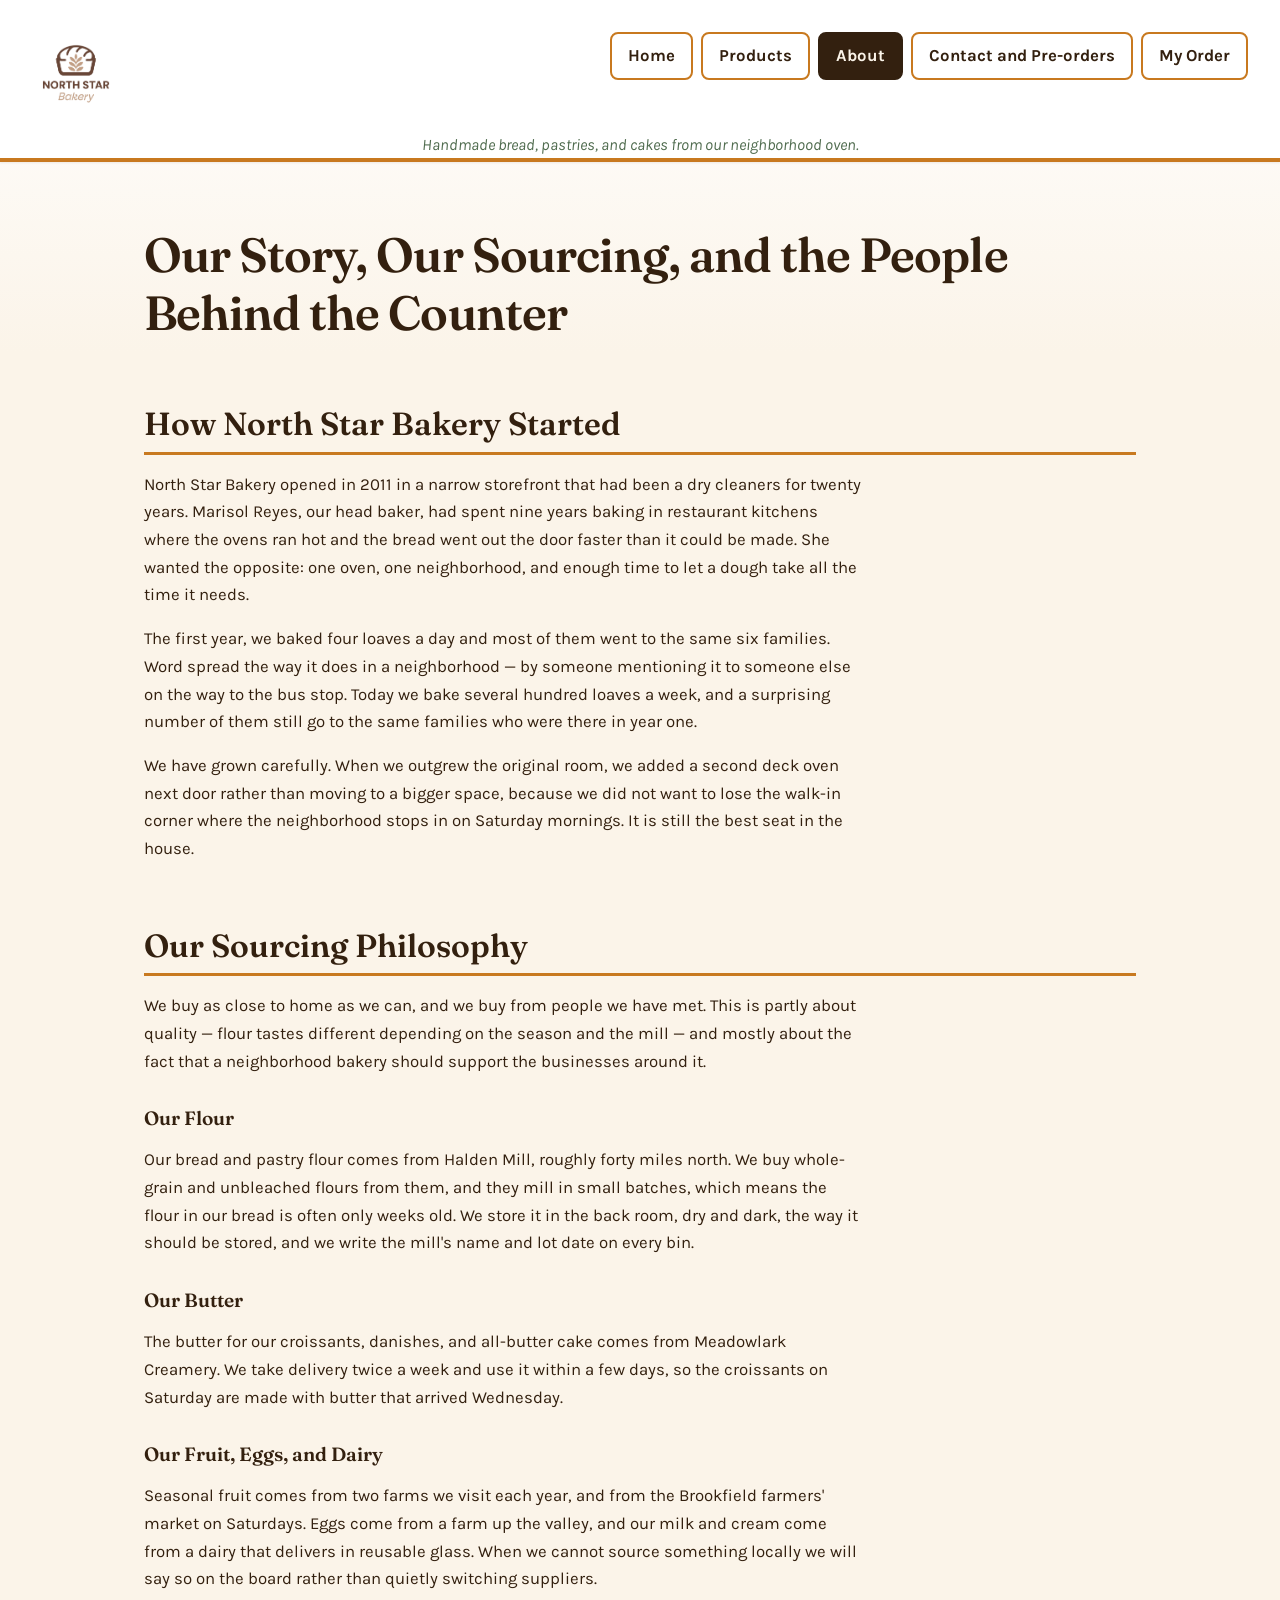
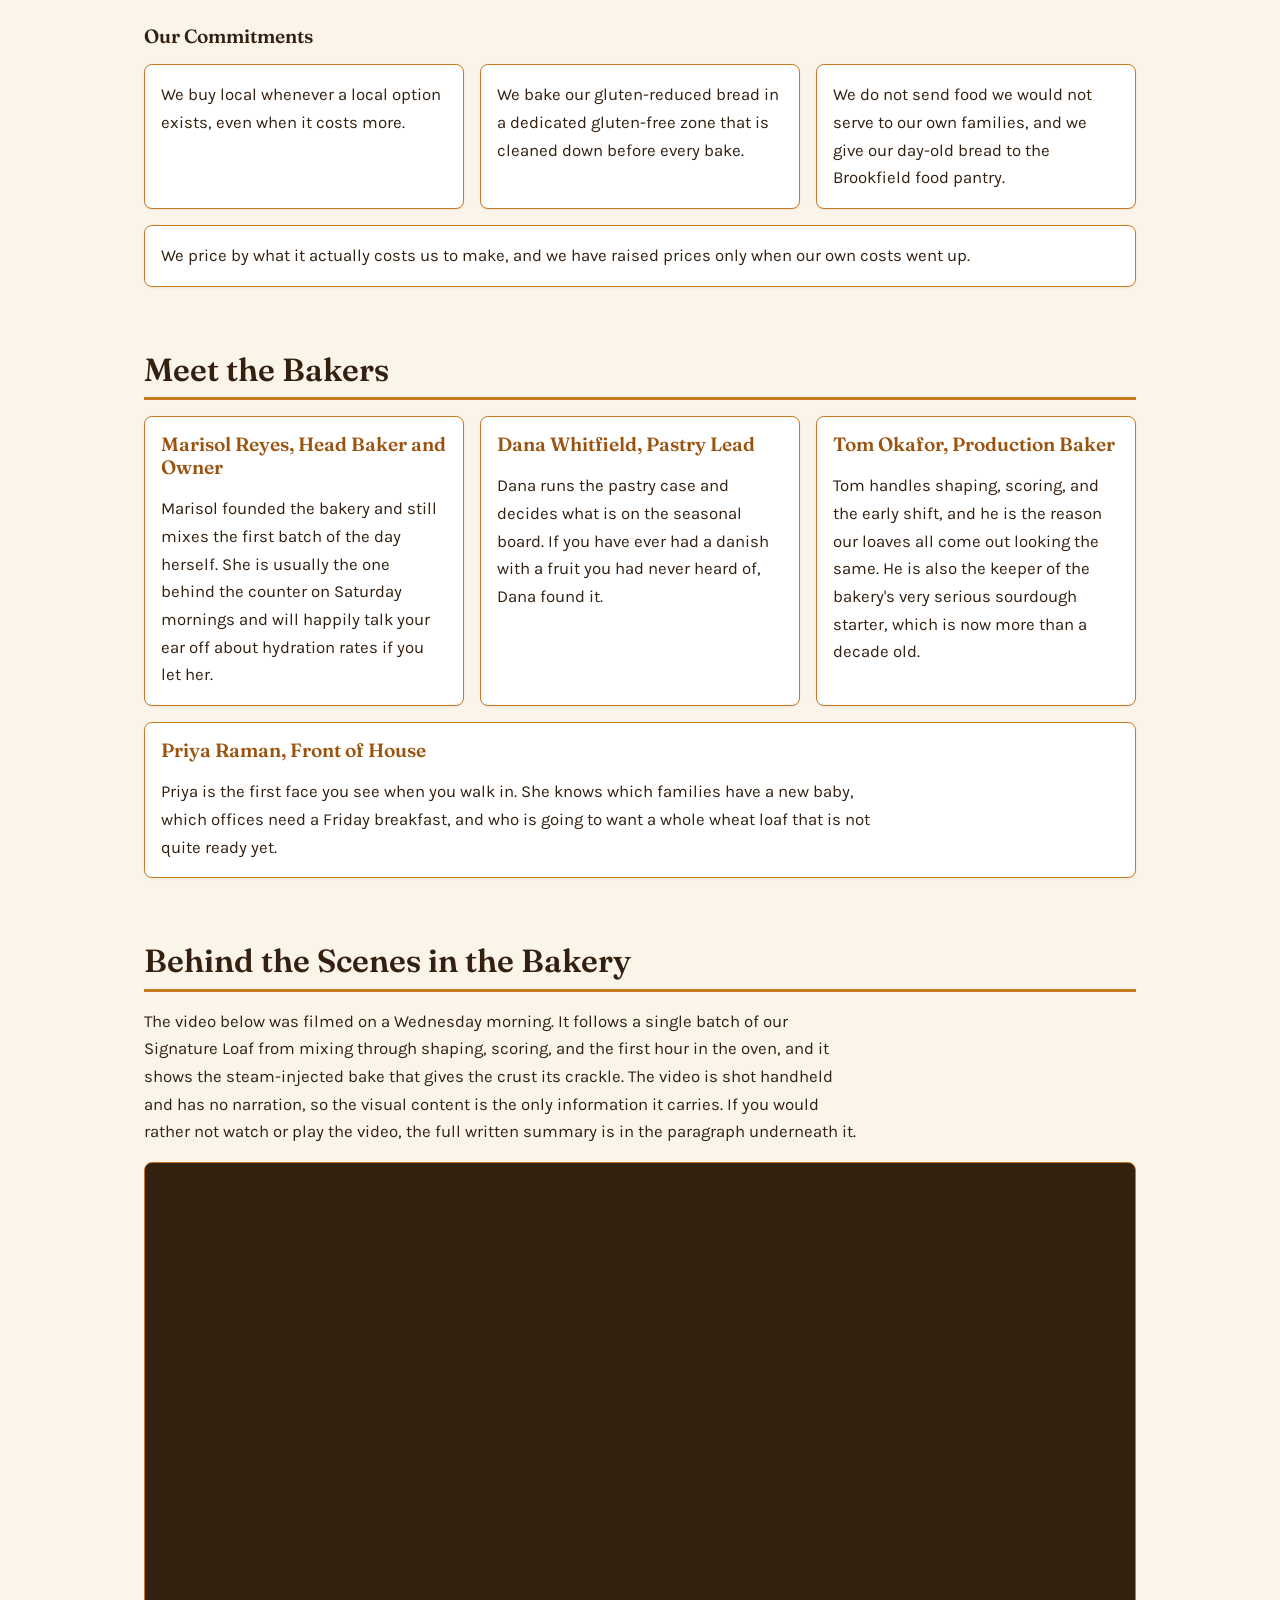
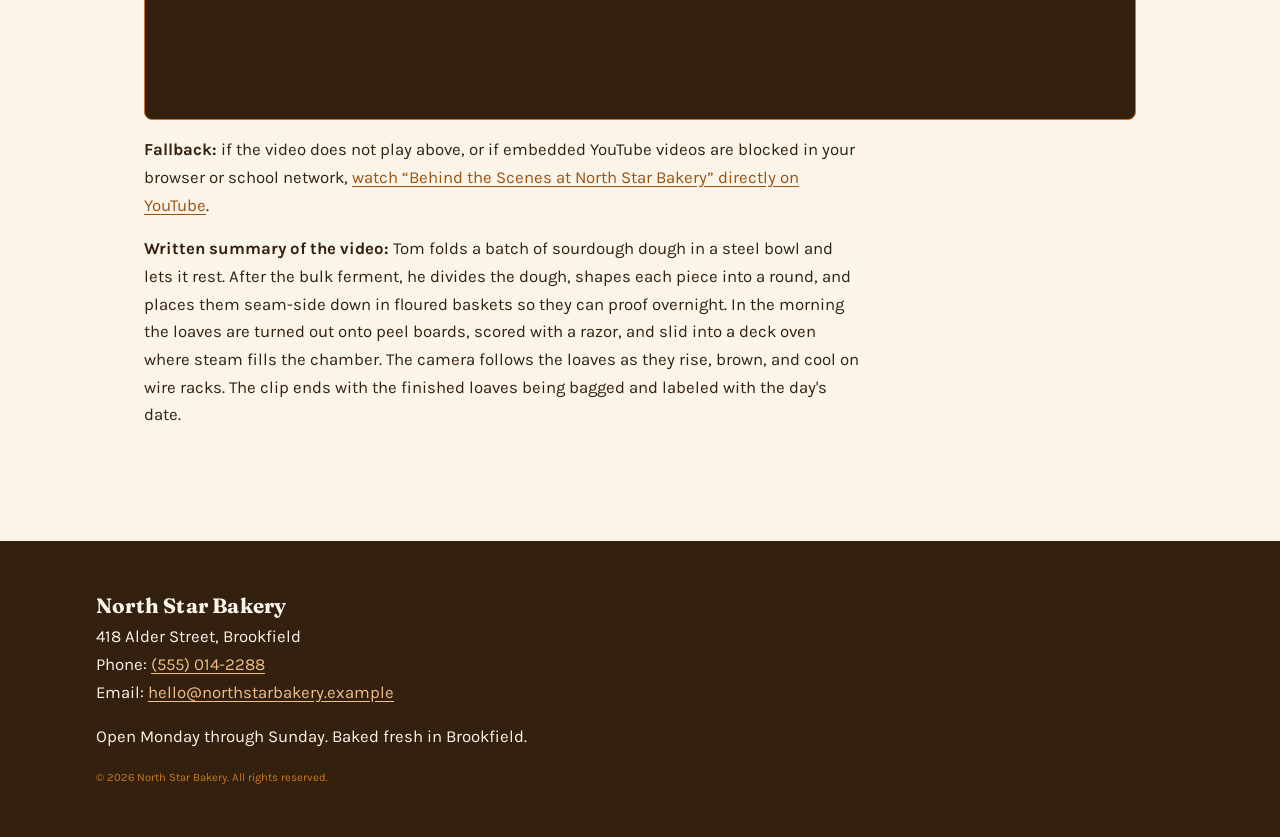
<file: about.html>
<!DOCTYPE html>
<html lang="en">
<head>
    <meta charset="UTF-8">
    <meta name="viewport" content="width=device-width, initial-scale=1.0">
    <meta name="description" content="The story of North Star Bakery: how we started, where our flour comes from, and who bakes your bread every morning.">
    <title>About | North Star Bakery</title>
    <link rel="preconnect" href="https://fonts.googleapis.com">
    <link rel="preconnect" href="https://fonts.gstatic.com" crossorigin>
    <link href="https://fonts.googleapis.com/css2?family=Fraunces:opsz,wght@9..144,400;9..144,600;9..144,700&family=Karla:wght@400;500;700&display=swap" rel="stylesheet">
    <link rel="stylesheet" href="styles.css">
</head>
<body>
    <a class="skip-link" href="#main-content">Skip to main content</a>

    <header class="site-header">
        <img class="site-logo" src="Bakery_c/bakery-logo_c.png" alt="North Star Bakery logo" width="220" height="188">

        <p class="site-tagline">Handmade bread, pastries, and cakes from our neighborhood oven.</p>

        <nav class="site-nav" aria-label="Primary">
            <ul>
                <li><a href="index.html">Home</a></li>
                <li><a href="products.html">Products</a></li>
                <li><a href="about.html" aria-current="page">About</a></li>
                <li><a href="contact.html">Contact and Pre-orders</a></li>
                <li><a href="products.html#order-builder">My Order <span class="nav-badge" data-order-badge hidden>0</span></a></li>
            </ul>
        </nav>
    </header>

    <main id="main-content">
        <h1>Our Story, Our Sourcing, and the People Behind the Counter</h1>

        <section>
            <h2>How North Star Bakery Started</h2>
            <p>
                North Star Bakery opened in 2011 in a narrow storefront that had been a dry
                cleaners for twenty years. Marisol Reyes, our head baker, had spent nine years
                baking in restaurant kitchens where the ovens ran hot and the bread went out
                the door faster than it could be made. She wanted the opposite: one oven, one
                neighborhood, and enough time to let a dough take all the time it needs.
            </p>
            <p>
                The first year, we baked four loaves a day and most of them went to the same
                six families. Word spread the way it does in a neighborhood &mdash; by someone
                mentioning it to someone else on the way to the bus stop. Today we bake several
                hundred loaves a week, and a surprising number of them still go to the same
                families who were there in year one.
            </p>
            <p>
                We have grown carefully. When we outgrew the original room, we added a second
                deck oven next door rather than moving to a bigger space, because we did not
                want to lose the walk-in corner where the neighborhood stops in on Saturday
                mornings. It is still the best seat in the house.
            </p>
        </section>

        <section>
            <h2>Our Sourcing Philosophy</h2>
            <p>
                We buy as close to home as we can, and we buy from people we have met. This is
                partly about quality &mdash; flour tastes different depending on the season and
                the mill &mdash; and mostly about the fact that a neighborhood bakery should
                support the businesses around it.
            </p>

            <h3>Our Flour</h3>
            <p>
                Our bread and pastry flour comes from Halden Mill, roughly forty miles north.
                We buy whole-grain and unbleached flours from them, and they mill in small
                batches, which means the flour in our bread is often only weeks old. We store
                it in the back room, dry and dark, the way it should be stored, and we write
                the mill's name and lot date on every bin.
            </p>

            <h3>Our Butter</h3>
            <p>
                The butter for our croissants, danishes, and all-butter cake comes from
                Meadowlark Creamery. We take delivery twice a week and use it within a few
                days, so the croissants on Saturday are made with butter that arrived
                Wednesday.
            </p>

            <h3>Our Fruit, Eggs, and Dairy</h3>
            <p>
                Seasonal fruit comes from two farms we visit each year, and from the Brookfield
                farmers' market on Saturdays. Eggs come from a farm up the valley, and our milk
                and cream come from a dairy that delivers in reusable glass. When we cannot
                source something locally we will say so on the board rather than quietly
                switching suppliers.
            </p>

            <h3>Our Commitments</h3>
            <ul class="cards">
                <li class="card">We buy local whenever a local option exists, even when it costs more.</li>
                <li class="card">We bake our gluten-reduced bread in a dedicated gluten-free zone that is cleaned down before every bake.</li>
                <li class="card">We do not send food we would not serve to our own families, and we give our day-old bread to the Brookfield food pantry.</li>
                <li class="card">We price by what it actually costs us to make, and we have raised prices only when our own costs went up.</li>
            </ul>
        </section>

        <section>
            <h2>Meet the Bakers</h2>

            <div class="cards">
                <div class="card">
                    <h3>Marisol Reyes, Head Baker and Owner</h3>
                    <p>
                        Marisol founded the bakery and still mixes the first batch of the day
                        herself. She is usually the one behind the counter on Saturday mornings
                        and will happily talk your ear off about hydration rates if you let her.
                    </p>
                </div>

                <div class="card">
                    <h3>Dana Whitfield, Pastry Lead</h3>
                    <p>
                        Dana runs the pastry case and decides what is on the seasonal board. If
                        you have ever had a danish with a fruit you had never heard of, Dana
                        found it.
                    </p>
                </div>

                <div class="card">
                    <h3>Tom Okafor, Production Baker</h3>
                    <p>
                        Tom handles shaping, scoring, and the early shift, and he is the reason
                        our loaves all come out looking the same. He is also the keeper of the
                        bakery's very serious sourdough starter, which is now more than a decade
                        old.
                    </p>
                </div>

                <div class="card">
                    <h3>Priya Raman, Front of House</h3>
                    <p>
                        Priya is the first face you see when you walk in. She knows which families
                        have a new baby, which offices need a Friday breakfast, and who is going
                        to want a whole wheat loaf that is not quite ready yet.
                    </p>
                </div>
            </div>
        </section>

        <section>
            <h2>Behind the Scenes in the Bakery</h2>
            <p>
                The video below was filmed on a Wednesday morning. It follows a single batch of
                our Signature Loaf from mixing through shaping, scoring, and the first hour in
                the oven, and it shows the steam-injected bake that gives the crust its crackle.
                The video is shot handheld and has no narration, so the visual content is the
                only information it carries. If you would rather not watch or play the video,
                the full written summary is in the paragraph underneath it.
            </p>

            <div class="embed">
                <iframe src="https://www.youtube.com/embed/Y2e08tynBnY"
                        title="Behind the Scenes at North Star Bakery: shaping, scoring, and baking the Signature Loaf"
                        width="560" height="315" loading="lazy"
                        referrerpolicy="strict-origin-when-cross-origin"
                        allow="accelerometer; autoplay; clipboard-write; encrypted-media; gyroscope; picture-in-picture"
                        allowfullscreen></iframe>
            </div>

            <p>
                <strong>Fallback:</strong> if the video does not play above, or if embedded
                YouTube videos are blocked in your browser or school network,
                <a href="https://www.youtube.com/watch?v=Y2e08tynBnY">watch &ldquo;Behind the
                Scenes at North Star Bakery&rdquo; directly on YouTube</a>.
            </p>

            <p>
                <strong>Written summary of the video:</strong> Tom folds a batch of sourdough
                dough in a steel bowl and lets it rest. After the bulk ferment, he divides the
                dough, shapes each piece into a round, and places them seam-side down in floured
                baskets so they can proof overnight. In the morning the loaves are turned out
                onto peel boards, scored with a razor, and slid into a deck oven where steam fills
                the chamber. The camera follows the loaves as they rise, brown, and cool on
                wire racks. The clip ends with the finished loaves being bagged and labeled with
                the day's date.
            </p>
        </section>
    </main>

    <footer class="site-footer">
        <p>
            <strong>North Star Bakery</strong><br>
            418 Alder Street, Brookfield<br>
            Phone: <a href="tel:+15550142288">(555) 014-2288</a><br>
            Email: <a href="mailto:hello@northstarbakery.example">hello@northstarbakery.example</a>
        </p>
        <p>Open Monday through Sunday. Baked fresh in Brookfield.</p>
        <p><small>&copy; 2026 North Star Bakery. All rights reserved.</small></p>
    </footer>
    <script src="js/data.js" defer></script>
    <script src="js/storage.js" defer></script>
    <script src="js/order-list.js" defer></script>
    <script src="js/validate.js" defer></script>
</body>
</html>
</file>
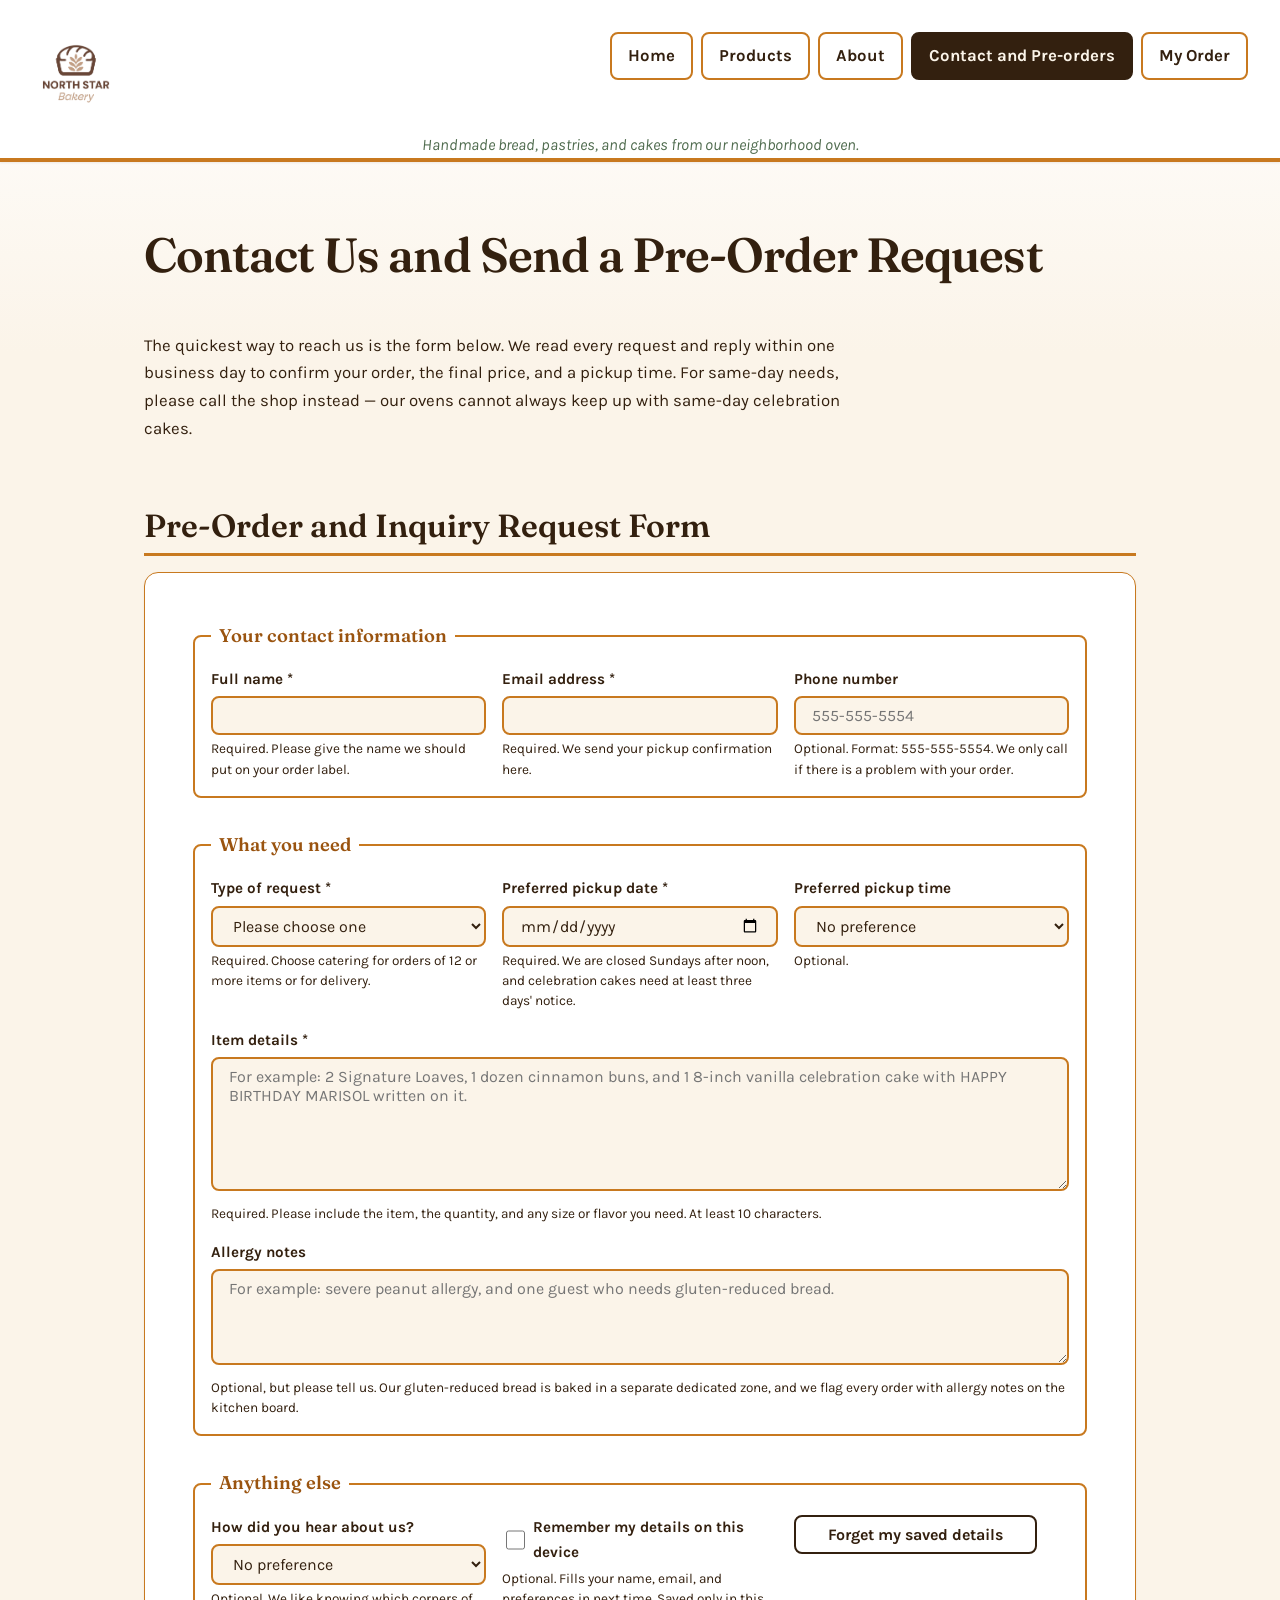
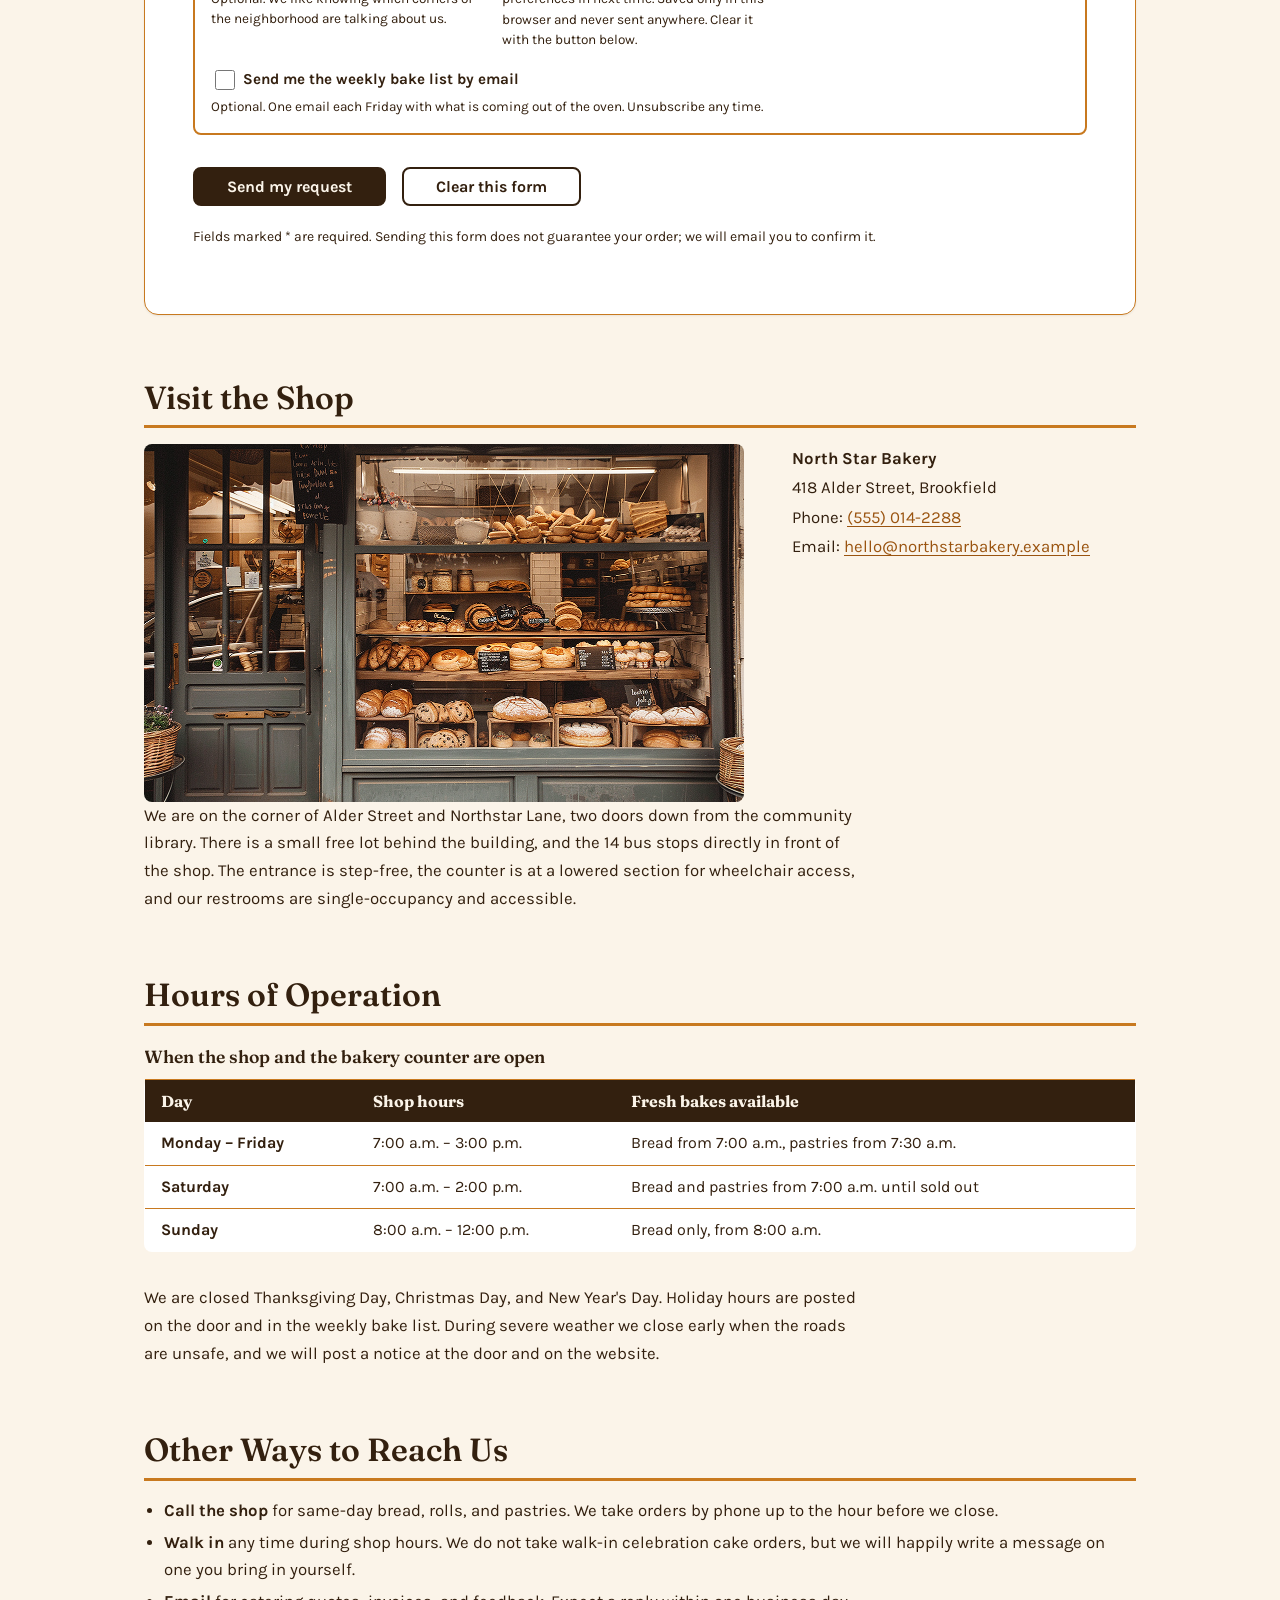
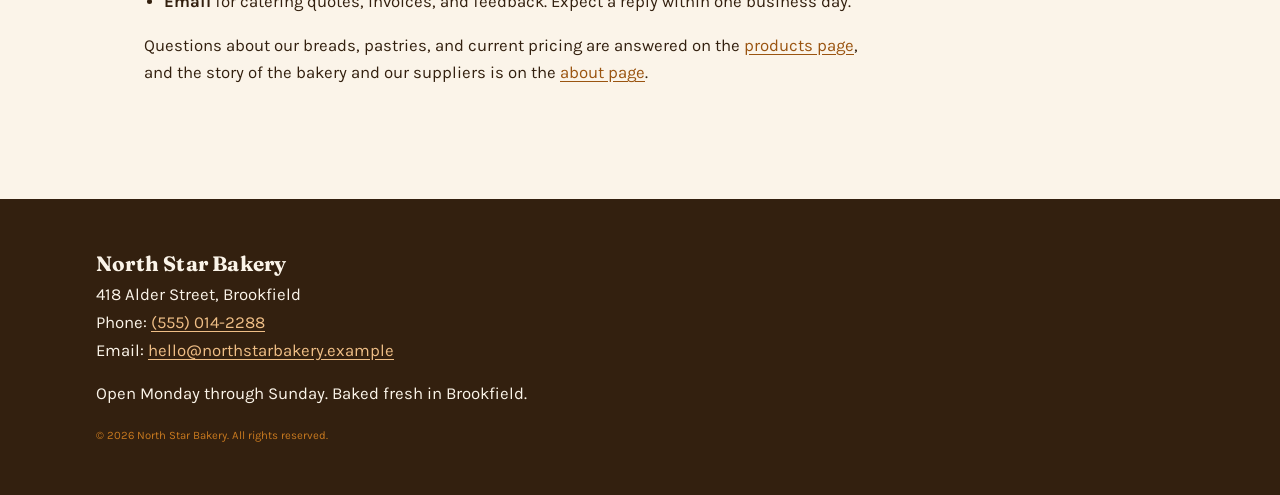
<file: contact.html>
<!DOCTYPE html>
<html lang="en">
<head>
    <meta charset="UTF-8">
    <meta name="viewport" content="width=device-width, initial-scale=1.0">
    <meta name="description" content="Contact North Star Bakery, send a pre-order request, find our address and hours of operation in Brookfield.">
    <title>Contact and Pre-orders | North Star Bakery</title>
    <link rel="preconnect" href="https://fonts.googleapis.com">
    <link rel="preconnect" href="https://fonts.gstatic.com" crossorigin>
    <link href="https://fonts.googleapis.com/css2?family=Fraunces:opsz,wght@9..144,400;9..144,600;9..144,700&family=Karla:wght@400;500;700&display=swap" rel="stylesheet">
    <link rel="stylesheet" href="styles.css">
</head>
<body>
    <a class="skip-link" href="#main-content">Skip to main content</a>

    <header class="site-header">
        <img class="site-logo" src="Bakery_c/bakery-logo_c.png" alt="North Star Bakery logo" width="220" height="188">

        <p class="site-tagline">Handmade bread, pastries, and cakes from our neighborhood oven.</p>

        <nav class="site-nav" aria-label="Primary">
            <ul>
                <li><a href="index.html">Home</a></li>
                <li><a href="products.html">Products</a></li>
                <li><a href="about.html">About</a></li>
                <li><a href="contact.html" aria-current="page">Contact and Pre-orders</a></li>
                <li><a href="products.html#order-builder">My Order <span class="nav-badge" data-order-badge hidden>0</span></a></li>
            </ul>
        </nav>
    </header>

    <main id="main-content">
        <h1>Contact Us and Send a Pre-Order Request</h1>

        <p>
            The quickest way to reach us is the form below. We read every request and reply
            within one business day to confirm your order, the final price, and a pickup time.
            For same-day needs, please call the shop instead &mdash; our ovens cannot always keep
            up with same-day celebration cakes.
        </p>

        <section>
            <h2>Pre-Order and Inquiry Request Form</h2>

            <form action="#" method="post" id="order-request" novalidate>
                <div class="form-summary" id="form-summary" hidden>
                    <h3>Please fix these before sending</h3>
                    <ul id="form-summary-list"></ul>
                </div>

                <div class="form-success" id="form-success" hidden tabindex="-1"></div>

                <fieldset>
                    <legend>Your contact information</legend>
                    <div class="fields">

                        <p class="field">
                            <label for="name">Full name <span aria-hidden="true">*</span></label>
                            <input type="text" id="name" name="name" autocomplete="name"
                                   minlength="2" maxlength="60" required aria-describedby="name-hint name-error">
                            <span><small id="name-hint">Required. Please give the name we should put on your order label.</small></span>
                            <span class="field-error" id="name-error" hidden></span>
                        </p>

                        <p class="field">
                            <label for="email">Email address <span aria-hidden="true">*</span></label>
                            <input type="email" id="email" name="email" autocomplete="email"
                                   maxlength="100" required aria-describedby="email-hint email-error">
                            <span><small id="email-hint">Required. We send your pickup confirmation here.</small></span>
                            <span class="field-error" id="email-error" hidden></span>
                        </p>

                        <p class="field">
                            <label for="phone">Phone number</label>
                            <input type="tel" id="phone" name="phone" autocomplete="tel"
                                   pattern="[0-9]{3}-[0-9]{3}-[0-9]{4}"
                                   title="Enter your phone number in the format 555-555-5554."
                                   placeholder="555-555-5554" aria-describedby="phone-hint phone-error">
                            <span><small id="phone-hint">Optional. Format: 555-555-5554. We only call if there is a problem with your order.</small></span>
                            <span class="field-error" id="phone-error" hidden></span>
                        </p>
                    </div>
                </fieldset>

                <fieldset>
                    <legend>What you need</legend>
                    <div class="fields">

                        <p class="field">
                            <label for="request-type">Type of request <span aria-hidden="true">*</span></label>
                            <select id="request-type" name="request-type" required aria-describedby="request-type-hint request-error">
                                <option value="">Please choose one</option>
                                <option value="pre-order">Pre-order for pickup</option>
                                <option value="catering">Catering or event order</option>
                                <option value="question">General question</option>
                                <option value="feedback">Feedback about a recent order</option>
                            </select>
                            <span><small id="request-type-hint">Required. Choose catering for orders of 12 or more items or for delivery.</small></span>
                            <span class="field-error" id="request-type-error" hidden></span>
                        </p>

                        <p class="field">
                            <label for="pickup-date">Preferred pickup date <span aria-hidden="true">*</span></label>
                            <input type="date" id="pickup-date" name="pickup-date"
                                   min="2026-09-29" required aria-describedby="pickup-date-hint pickup-error">
                            <span><small id="pickup-date-hint">Required. We are closed Sundays after noon, and celebration cakes need at least three days' notice.</small></span>
                            <span class="field-error" id="pickup-date-error" hidden></span>
                        </p>

                        <p class="field">
                            <label for="pickup-time">Preferred pickup time</label>
                            <select id="pickup-time" name="pickup-time">
                                <option value="">No preference</option>
                                <option value="morning-early">Early morning (7:00 &ndash; 9:00 a.m.)</option>
                                <option value="morning">Mid-morning (9:00 a.m. &ndash; noon)</option>
                                <option value="afternoon">Afternoon (noon &ndash; 3:00 p.m.)</option>
                            </select>
                            <span><small id="pickup-time-hint">Optional.</small></span>
                        </p>

                        <p class="order-handoff" id="order-handoff" hidden></p>

                        <p class="field field--wide">
                            <label for="item-details">Item details <span aria-hidden="true">*</span></label>
                            <textarea id="item-details" name="item-details" rows="6"
                                      minlength="10" maxlength="1000"
                                      placeholder="For example: 2 Signature Loaves, 1 dozen cinnamon buns, and 1 8-inch vanilla celebration cake with HAPPY BIRTHDAY MARISOL written on it."
                                      required></textarea aria-describedby="item-details-hint item-error">
                            <span><small id="item-details-hint">Required. Please include the item, the quantity, and any size or flavor you need. At least 10 characters.</small></span>
                            <span class="field-error" id="item-details-error" hidden></span>
                        </p>

                        <p class="field field--wide">
                            <label for="allergy-notes">Allergy notes</label>
                            <textarea id="allergy-notes" name="allergy-notes" rows="4"
                                      maxlength="500"
                                      placeholder="For example: severe peanut allergy, and one guest who needs gluten-reduced bread."></textarea>
                            <span><small>Optional, but please tell us. Our gluten-reduced bread is baked in a separate dedicated zone, and we flag every order with allergy notes on the kitchen board.</small></span>
                        </p>
                    </div>
                </fieldset>

                <fieldset>
                    <legend>Anything else</legend>
                    <div class="fields">

                        <p class="field">
                            <label for="how-heard">How did you hear about us?</label>
                            <select id="how-heard" name="how-heard">
                                <option value="">No preference</option>
                                <option value="neighbor">A neighbor or friend</option>
                                <option value="walk-by">Walking or driving past</option>
                                <option value="market">The farmers' market</option>
                                <option value="repeat">I am a returning customer</option>
                                <option value="search">Search</option>
                            </select>
                            <span><small>Optional. We like knowing which corners of the neighborhood are talking about us.</small></span>
                        </p>

                        <p class="field">
                            <label for="remember-details">
                                <input type="checkbox" id="remember-details" name="remember-details" value="yes">
                                Remember my details on this device
                            </label>
                            <span><small>Optional. Fills your name, email, and preferences in next time. Saved only in this browser and never sent anywhere. Clear it with the button below.</small></span>
                        </p>

                        <p class="field">
                            <button type="button" id="forget-details" class="button-secondary">Forget my saved details</button>
                            <span><small id="forget-note" hidden>Saved details deleted from this browser.</small></span>
                        </p>

                        <p class="field">
                            <label for="newsletter">
                                <input type="checkbox" id="newsletter" name="newsletter" value="yes">
                                Send me the weekly bake list by email
                            </label>
                            <span><small>Optional. One email each Friday with what is coming out of the oven. Unsubscribe any time.</small></span>
                        </p>
                    </div>
                </fieldset>

                <p class="form-actions">
                    <button type="submit">Send my request</button>
                    <button type="reset">Clear this form</button>
                </p>

                <p>
                    <small>
                        Fields marked <span aria-hidden="true">*</span> are required. Sending this
                        form does not guarantee your order; we will email you to confirm it.
                    </small>
                </p>
            </form>
        </section>

        <section>
            <h2>Visit the Shop</h2>

            <div class="split">
                <img src="Bakery_c/bakery-storefront_c.png"
                     alt="Exterior of the North Star Bakery storefront, with the shop windows and entrance facing the sidewalk."
                     width="600" height="358">

                <address>
                    <strong>North Star Bakery</strong><br>
                    418 Alder Street, Brookfield<br>
                    Phone: <a href="tel:+15550142288">(555) 014-2288</a><br>
                    Email: <a href="mailto:hello@northstarbakery.example">hello@northstarbakery.example</a>
                </address>
            </div>

            <p>
                We are on the corner of Alder Street and Northstar Lane, two doors down from the
                community library. There is a small free lot behind the building, and the 14 bus
                stops directly in front of the shop. The entrance is step-free, the counter is at
                a lowered section for wheelchair access, and our restrooms are single-occupancy
                and accessible.
            </p>
        </section>

        <section>
            <h2>Hours of Operation</h2>

            <table>
                <caption>When the shop and the bakery counter are open</caption>
                <thead>
                    <tr>
                        <th scope="col">Day</th>
                        <th scope="col">Shop hours</th>
                        <th scope="col">Fresh bakes available</th>
                    </tr>
                </thead>
                <tbody>
                    <tr>
                        <th scope="row">Monday &ndash; Friday</th>
                        <td>7:00 a.m. &ndash; 3:00 p.m.</td>
                        <td>Bread from 7:00 a.m., pastries from 7:30 a.m.</td>
                    </tr>
                    <tr>
                        <th scope="row">Saturday</th>
                        <td>7:00 a.m. &ndash; 2:00 p.m.</td>
                        <td>Bread and pastries from 7:00 a.m. until sold out</td>
                    </tr>
                    <tr>
                        <th scope="row">Sunday</th>
                        <td>8:00 a.m. &ndash; 12:00 p.m.</td>
                        <td>Bread only, from 8:00 a.m.</td>
                    </tr>
                </tbody>
            </table>

            <p>
                We are closed Thanksgiving Day, Christmas Day, and New Year's Day. Holiday hours
                are posted on the door and in the weekly bake list. During severe weather we
                close early when the roads are unsafe, and we will post a notice at the door and
                on the website.
            </p>
        </section>

        <section>
            <h2>Other Ways to Reach Us</h2>
            <ul>
                <li><strong>Call the shop</strong> for same-day bread, rolls, and pastries. We take orders by phone up to the hour before we close.</li>
                <li><strong>Walk in</strong> any time during shop hours. We do not take walk-in celebration cake orders, but we will happily write a message on one you bring in yourself.</li>
                <li><strong>Email</strong> for catering quotes, invoices, and feedback. Expect a reply within one business day.</li>
            </ul>
            <p>
                Questions about our breads, pastries, and current pricing are answered on the
                <a href="products.html">products page</a>, and the story of the bakery and our
                suppliers is on the <a href="about.html">about page</a>.
            </p>
        </section>
    </main>

    <footer class="site-footer">
        <p>
            <strong>North Star Bakery</strong><br>
            418 Alder Street, Brookfield<br>
            Phone: <a href="tel:+15550142288">(555) 014-2288</a><br>
            Email: <a href="mailto:hello@northstarbakery.example">hello@northstarbakery.example</a>
        </p>
        <p>Open Monday through Sunday. Baked fresh in Brookfield.</p>
        <p><small>&copy; 2026 North Star Bakery. All rights reserved.</small></p>
    </footer>
    <script src="js/data.js" defer></script>
    <script src="js/storage.js" defer></script>
    <script src="js/order-list.js" defer></script>
    <script src="js/validate.js" defer></script>
</body>
</html>
</file>
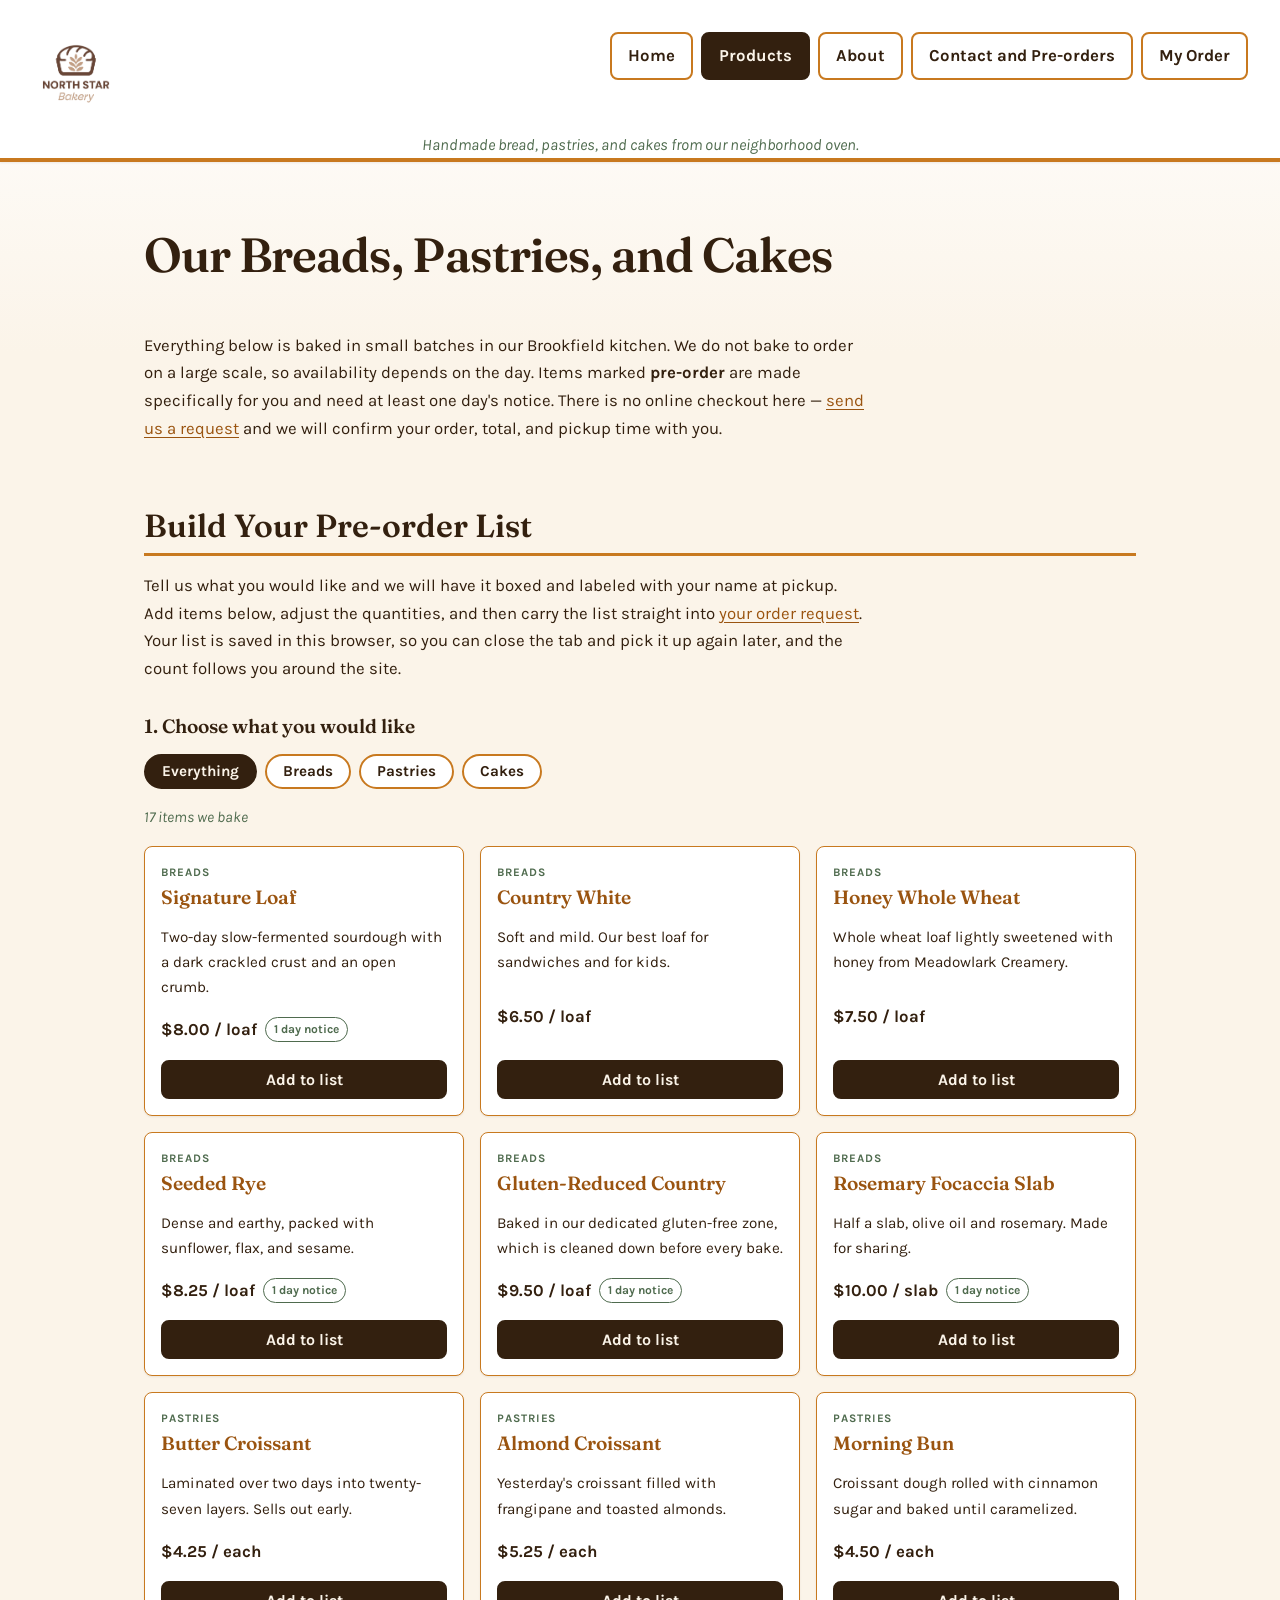
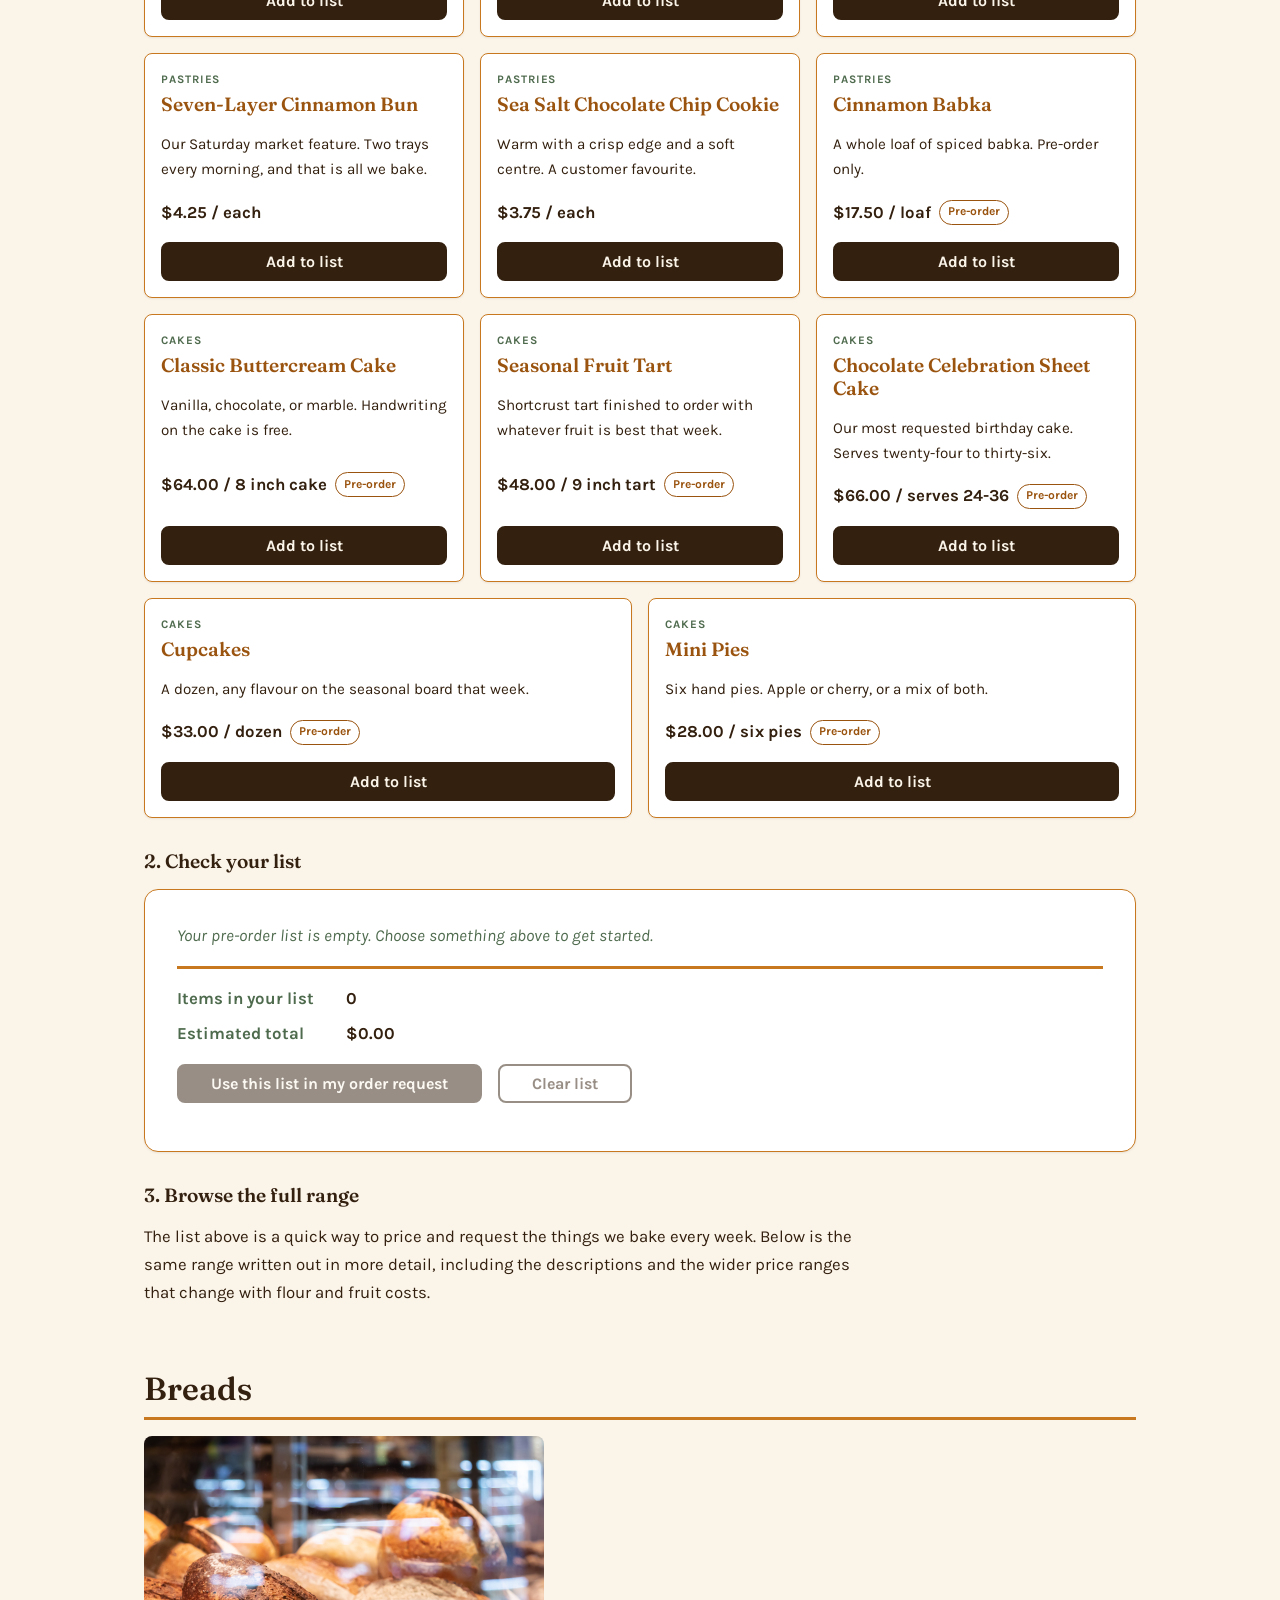
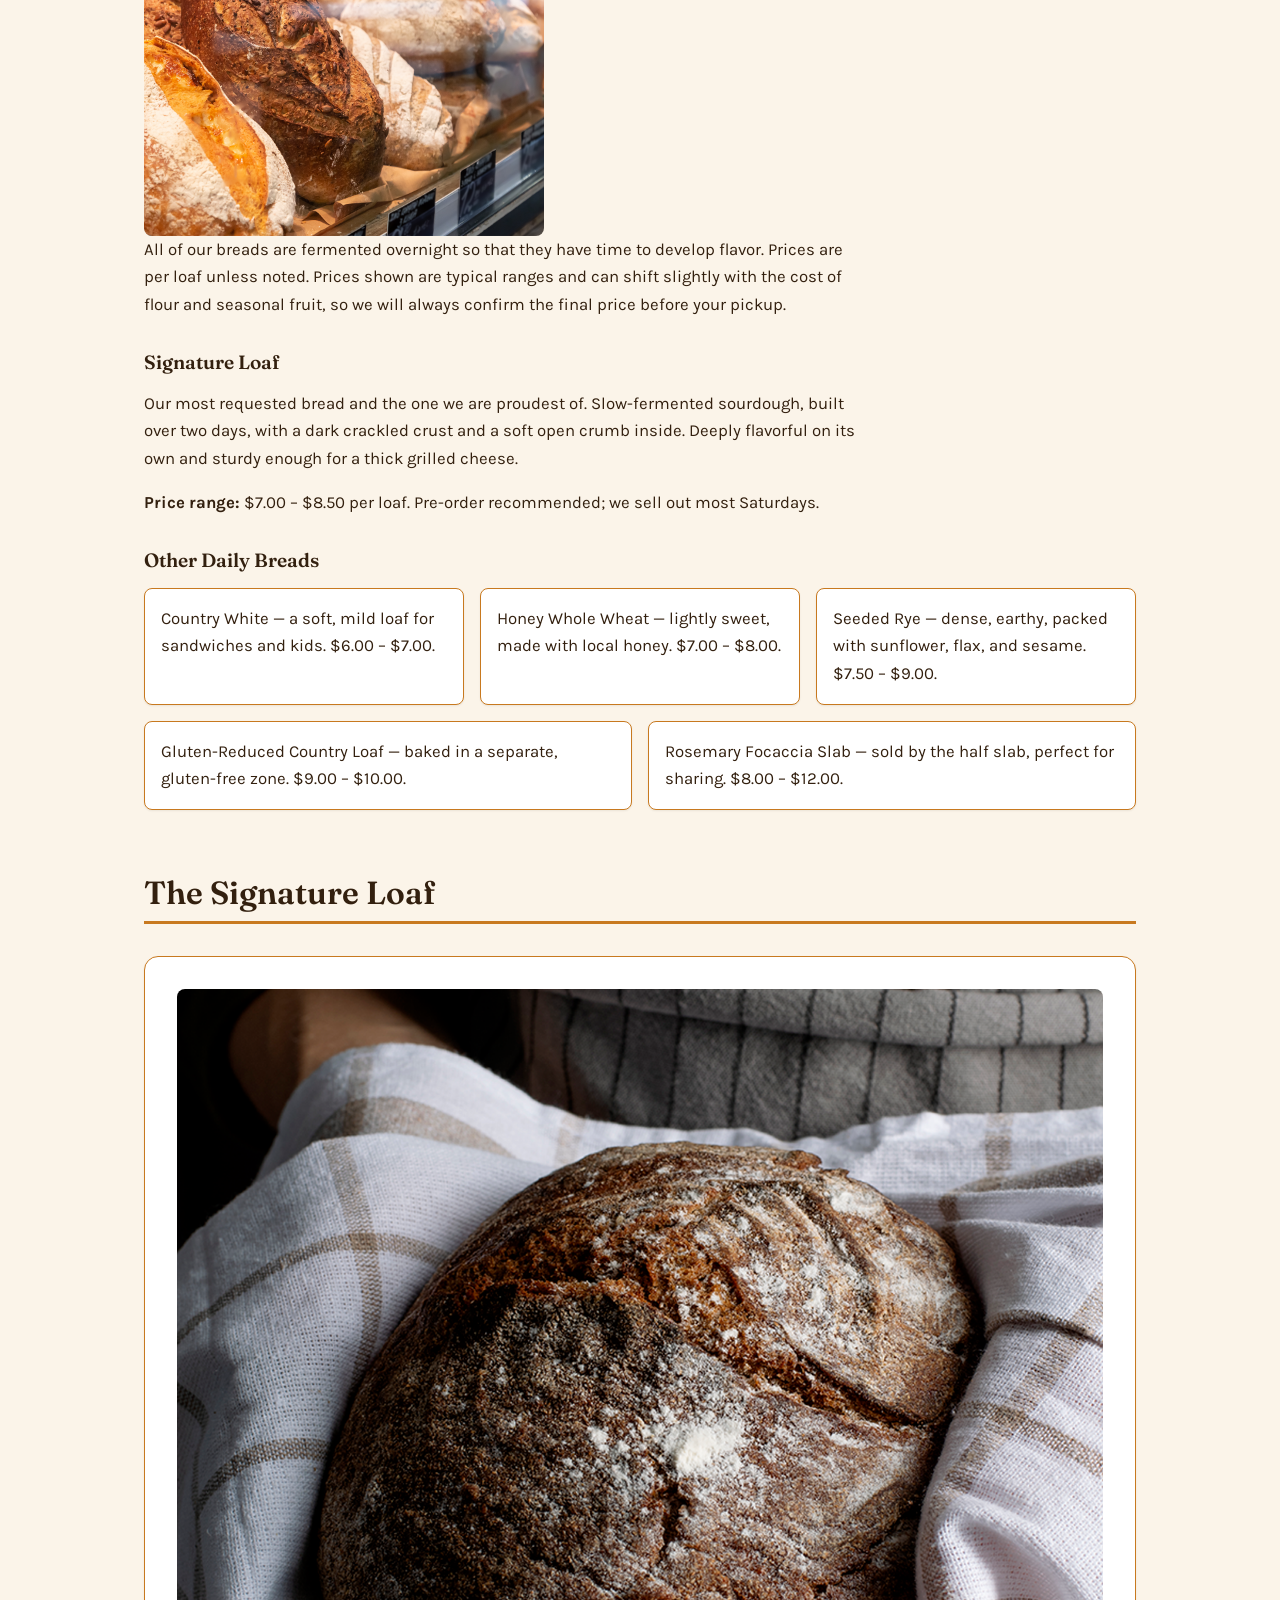
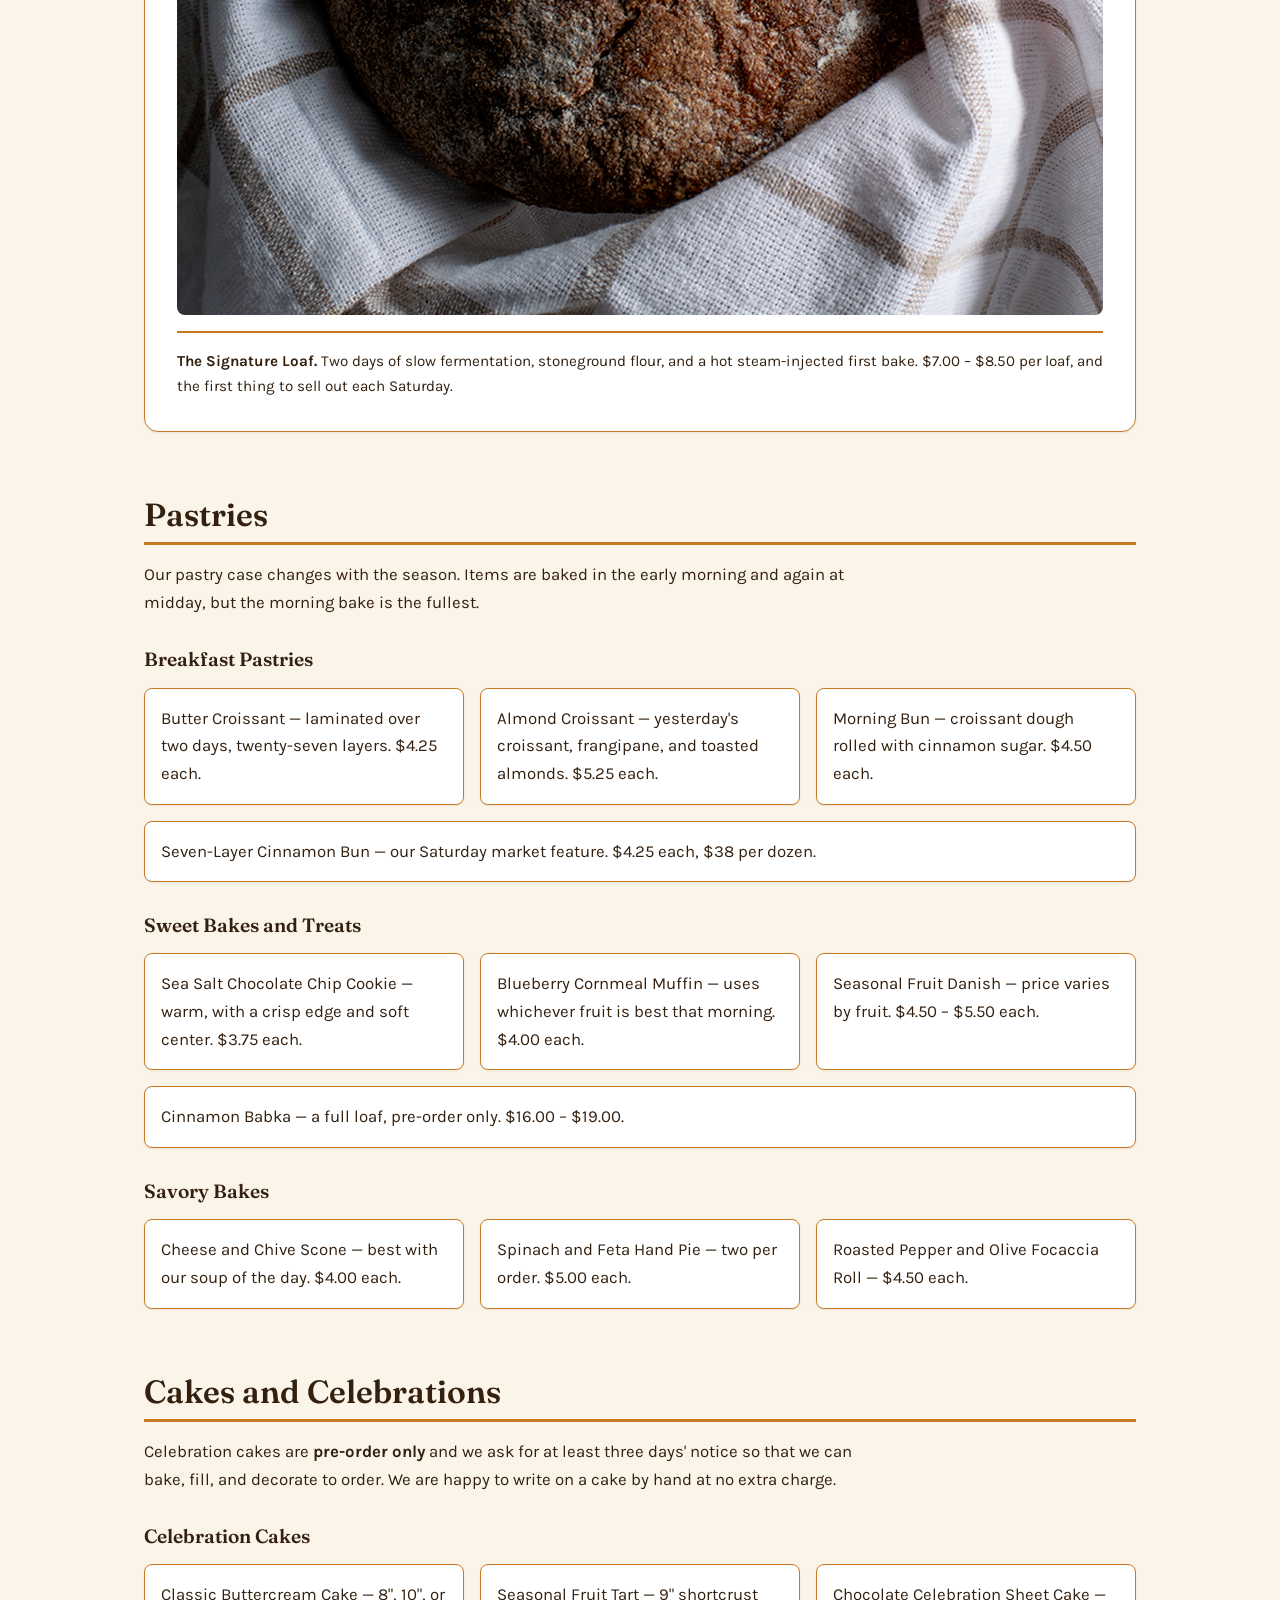
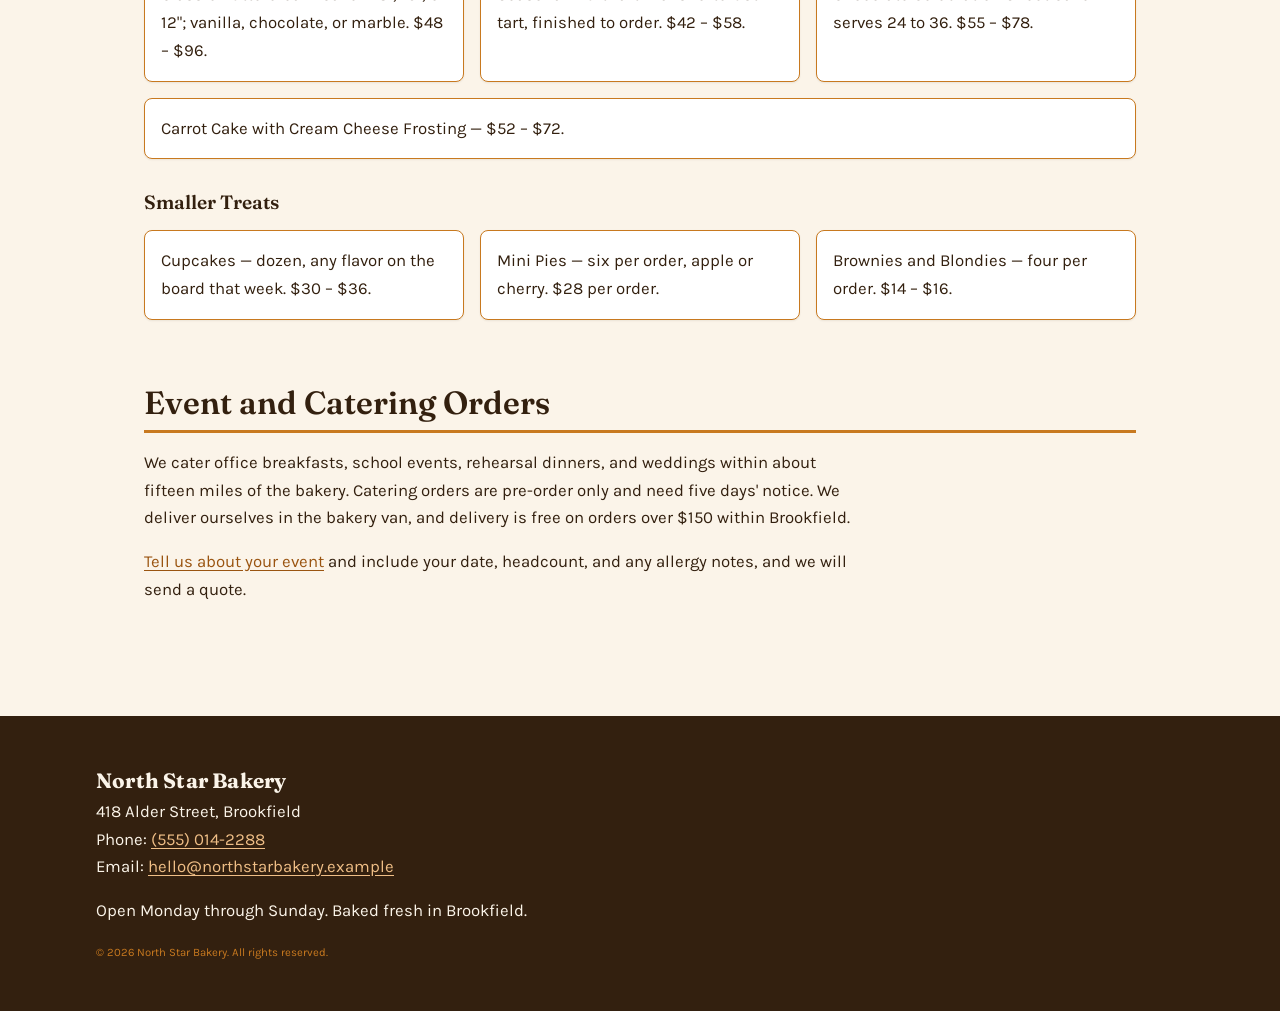
<file: products.html>
<!DOCTYPE html>
<html lang="en">
<head>
    <meta charset="UTF-8">
    <meta name="viewport" content="width=device-width, initial-scale=1.0">
    <meta name="description" content="Browse North Star Bakery products: sourdough breads, pastries, and cakes, with descriptions and pricing. Pre-orders welcome, no online checkout.">
    <title>Products | North Star Bakery</title>
    <link rel="preconnect" href="https://fonts.googleapis.com">
    <link rel="preconnect" href="https://fonts.gstatic.com" crossorigin>
    <link href="https://fonts.googleapis.com/css2?family=Fraunces:opsz,wght@9..144,400;9..144,600;9..144,700&family=Karla:wght@400;500;700&display=swap" rel="stylesheet">
    <link rel="stylesheet" href="styles.css">
</head>
<body>
    <a class="skip-link" href="#main-content">Skip to main content</a>

    <header class="site-header">
        <img class="site-logo" src="Bakery_c/bakery-logo_c.png" alt="North Star Bakery logo" width="220" height="188">

        <p class="site-tagline">Handmade bread, pastries, and cakes from our neighborhood oven.</p>

        <nav class="site-nav" aria-label="Primary">
            <ul>
                <li><a href="index.html">Home</a></li>
                <li><a href="products.html" aria-current="page">Products</a></li>
                <li><a href="about.html">About</a></li>
                <li><a href="contact.html">Contact and Pre-orders</a></li>
                <li><a href="products.html#order-builder">My Order <span class="nav-badge" data-order-badge hidden>0</span></a></li>
            </ul>
        </nav>
    </header>

    <main id="main-content">
        <h1>Our Breads, Pastries, and Cakes</h1>

        <p>
            Everything below is baked in small batches in our Brookfield kitchen. We do not
            bake to order on a large scale, so availability depends on the day. Items marked
            <strong>pre-order</strong> are made specifically for you and need at least one
            day's notice. There is no online checkout here &mdash; <a href="contact.html">send us
            a request</a> and we will confirm your order, total, and pickup time with you.
        </p>

        <section id="order-builder">
            <h2>Build Your Pre-order List</h2>
            <p>
                Tell us what you would like and we will have it boxed and labeled with your name
                at pickup. Add items below, adjust the quantities, and then carry the list
                straight into <a href="contact.html">your order request</a>. Your list is saved
                in this browser, so you can close the tab and pick it up again later, and the
                count follows you around the site.
            </p>

            <h3>1. Choose what you would like</h3>
            <div class="filter-chips" id="category-filter" role="group" aria-label="Filter products by category">
                <p class="filter-loading">Loading the catalog&hellip;</p>
            </div>
            <p class="catalog-count" id="catalog-count"></p>
            <div class="cards" id="catalog"></div>
            <p class="catalog-empty" id="catalog-empty" hidden></p>

            <h3>2. Check your list</h3>
            <div class="order-panel">
                <p class="order-empty" id="order-empty">Your pre-order list is empty. Choose something above to get started.</p>

                <ul class="order-items" id="order-items"></ul>

                <dl class="order-totals">
                    <dt>Items in your list</dt>
                    <dd id="order-count">0</dd>
                    <dt>Estimated total</dt>
                    <dd id="order-total">$0.00</dd>
                </dl>

                <p class="order-notice" id="order-notice" hidden></p>

                <div class="form-actions">
                    <button type="button" id="use-list">Use this list in my order request</button>
                    <button type="button" id="clear-list" class="button-secondary">Clear list</button>
                </div>

                <p class="order-message" id="order-message" hidden></p>
            </div>

            <p class="visually-hidden" id="order-live" role="status" aria-live="polite"></p>

            <h3>3. Browse the full range</h3>
            <p>
                The list above is a quick way to price and request the things we bake every
                week. Below is the same range written out in more detail, including the
                descriptions and the wider price ranges that change with flour and fruit costs.
            </p>
        </section>

        <section>
            <h2>Breads</h2>

            <img src="Bakery_c/bakery-bread_c.png"
                 alt="Freshly baked loaves of North Star Bakery bread cooling on a bakery rack after coming out of the oven."
                 width="400" height="400">

            <p>
                All of our breads are fermented overnight so that they have time to develop
                flavor. Prices are per loaf unless noted.

                Prices shown are typical ranges and can shift slightly with the cost of flour
                and seasonal fruit, so we will always confirm the final price before your pickup.
            </p>

            <h3>Signature Loaf</h3>
            <p>
                Our most requested bread and the one we are proudest of. Slow-fermented
                sourdough, built over two days, with a dark crackled crust and a soft open
                crumb inside. Deeply flavorful on its own and sturdy enough for a thick
                grilled cheese.
            </p>
            <p><strong>Price range:</strong> $7.00 &ndash; $8.50 per loaf. Pre-order recommended; we sell out most Saturdays.</p>

            <h3>Other Daily Breads</h3>
            <ul class="cards">
                <li class="card">Country White &mdash; a soft, mild loaf for sandwiches and kids. $6.00 &ndash; $7.00.</li>
                <li class="card">Honey Whole Wheat &mdash; lightly sweet, made with local honey. $7.00 &ndash; $8.00.</li>
                <li class="card">Seeded Rye &mdash; dense, earthy, packed with sunflower, flax, and sesame. $7.50 &ndash; $9.00.</li>
                <li class="card">Gluten-Reduced Country Loaf &mdash; baked in a separate, gluten-free zone. $9.00 &ndash; $10.00.</li>
                <li class="card">Rosemary Focaccia Slab &mdash; sold by the half slab, perfect for sharing. $8.00 &ndash; $12.00.</li>
            </ul>
        </section>

        <section>
            <h2>The Signature Loaf</h2>

            <figure>
                <img src="Bakery_c/bakery-signature-loaf_c.png"
                     alt="The North Star Bakery Signature Loaf, a round rustic sourdough with a deeply browned crust."
                     width="480" height="480">
                <figcaption>
                    <strong>The Signature Loaf.</strong> Two days of slow fermentation, stoneground
                    flour, and a hot steam-injected first bake. $7.00 &ndash; $8.50 per loaf, and
                    the first thing to sell out each Saturday.
                </figcaption>
            </figure>
        </section>

        <section>
            <h2>Pastries</h2>

            <p>
                Our pastry case changes with the season. Items are baked in the early morning
                and again at midday, but the morning bake is the fullest.
            </p>

            <h3>Breakfast Pastries</h3>
            <ul class="cards">
                <li class="card">Butter Croissant &mdash; laminated over two days, twenty-seven layers. $4.25 each.</li>
                <li class="card">Almond Croissant &mdash; yesterday's croissant, frangipane, and toasted almonds. $5.25 each.</li>
                <li class="card">Morning Bun &mdash; croissant dough rolled with cinnamon sugar. $4.50 each.</li>
                <li class="card">Seven-Layer Cinnamon Bun &mdash; our Saturday market feature. $4.25 each, $38 per dozen.</li>
            </ul>

            <h3>Sweet Bakes and Treats</h3>
            <ul class="cards">
                <li class="card">Sea Salt Chocolate Chip Cookie &mdash; warm, with a crisp edge and soft center. $3.75 each.</li>
                <li class="card">Blueberry Cornmeal Muffin &mdash; uses whichever fruit is best that morning. $4.00 each.</li>
                <li class="card">Seasonal Fruit Danish &mdash; price varies by fruit. $4.50 &ndash; $5.50 each.</li>
                <li class="card">Cinnamon Babka &mdash; a full loaf, pre-order only. $16.00 &ndash; $19.00.</li>
            </ul>

            <h3>Savory Bakes</h3>
            <ul class="cards">
                <li class="card">Cheese and Chive Scone &mdash; best with our soup of the day. $4.00 each.</li>
                <li class="card">Spinach and Feta Hand Pie &mdash; two per order. $5.00 each.</li>
                <li class="card">Roasted Pepper and Olive Focaccia Roll &mdash; $4.50 each.</li>
            </ul>
        </section>

        <section>
            <h2>Cakes and Celebrations</h2>

            <p>
                Celebration cakes are <strong>pre-order only</strong> and we ask for at least
                three days' notice so that we can bake, fill, and decorate to order. We are happy
                to write on a cake by hand at no extra charge.
            </p>

            <h3>Celebration Cakes</h3>
            <ul class="cards">
                <li class="card">Classic Buttercream Cake &mdash; 8&quot;, 10&quot;, or 12&quot;; vanilla, chocolate, or marble. $48 &ndash; $96.</li>
                <li class="card">Seasonal Fruit Tart &mdash; 9&quot; shortcrust tart, finished to order. $42 &ndash; $58.</li>
                <li class="card">Chocolate Celebration Sheet Cake &mdash; serves 24 to 36. $55 &ndash; $78.</li>
                <li class="card">Carrot Cake with Cream Cheese Frosting &mdash; $52 &ndash; $72.</li>
            </ul>

            <h3>Smaller Treats</h3>
            <ul class="cards">
                <li class="card">Cupcakes &mdash; dozen, any flavor on the board that week. $30 &ndash; $36.</li>
                <li class="card">Mini Pies &mdash; six per order, apple or cherry. $28 per order.</li>
                <li class="card">Brownies and Blondies &mdash; four per order. $14 &ndash; $16.</li>
            </ul>
        </section>

        <section>
            <h2>Event and Catering Orders</h2>
            <p>
                We cater office breakfasts, school events, rehearsal dinners, and weddings within
                about fifteen miles of the bakery. Catering orders are pre-order only and need
                five days' notice. We deliver ourselves in the bakery van, and delivery is free
                on orders over $150 within Brookfield.
            </p>
            <p>
                <a href="contact.html">Tell us about your event</a> and include your date,
                headcount, and any allergy notes, and we will send a quote.
            </p>
        </section>
    </main>

    <footer class="site-footer">
        <p>
            <strong>North Star Bakery</strong><br>
            418 Alder Street, Brookfield<br>
            Phone: <a href="tel:+15550142288">(555) 014-2288</a><br>
            Email: <a href="mailto:hello@northstarbakery.example">hello@northstarbakery.example</a>
        </p>
        <p>Open Monday through Sunday. Baked fresh in Brookfield.</p>
        <p><small>&copy; 2026 North Star Bakery. All rights reserved.</small></p>
    </footer>
    <script src="js/data.js" defer></script>
    <script src="js/storage.js" defer></script>
    <script src="js/order-list.js" defer></script>
    <script src="js/validate.js" defer></script>
</body>
</html>
</file>
<file: styles.css>
/* ============================================================
   North Star Bakery — Touchstone 3
   styles.css
   Mobile-first. Flexbox layout. 4 colors, 2 font families.
   Palette:
     4 brand colors:
     1. Espresso  #33200F  (text, footer, buttons)
     2. Flour     #FBF4E9  (page background)
     3. Crust     #9A5410  (links, accents, borders)
     4. Sage      #4F6B4E  (section labels, secondary accent)
     Plus one neutral (white) and two lighter tints of --crust, both
     required for hairline borders and for link contrast on dark.
   Fonts: Fraunces (headings) + Karla (body) — 2 families only.
   ============================================================ */

/* ---------- 1. Design tokens ---------- */
:root {
    /* ---- The 4 brand colors ---- */
    --espresso: #33200F;   /* 1. text, footer, buttons */
    --flour: #FBF4E9;      /* 2. page background */
    --crust: #9A5410;      /* 3. links, accents, borders */
    --sage: #4F6B4E;       /* 4. section labels, secondary accent */

    /* ---- Supporting values, not extra brand colors ---- */
    --card: #FFFFFF;            /* neutral: raised cards, forms, tables */
    --crust-tint: #C8791F;      /* lighter tint of --crust for hairlines */
    --crust-on-dark: #EFBE86;   /* lighter tint of --crust, for links on --espresso */
    --error: #9B2226;           /* status only: form error text and borders */

    /* Type */
    --font-display: "Fraunces", Georgia, "Times New Roman", serif;
    --font-body: "Karla", "Helvetica Neue", Arial, sans-serif;

    /* Spacing scale */
    --space-xs: 0.25rem;
    --space-sm: 0.5rem;
    --space-md: 1rem;
    --space-lg: 1.5rem;
    --space-xl: 2.5rem;
    --space-2xl: 3.5rem;

    /* Layout */
    --measure: 68rem;
    --radius: 0.5rem;
    --radius-lg: 0.875rem;
    --border: 1px solid var(--crust-tint);
    --shadow: 0 1px 2px rgba(51, 32, 15, 0.08);
    --shadow-lift: 0 6px 18px rgba(51, 32, 15, 0.12);
}

/* ---------- 2. Reset and base ---------- */
*,
*::before,
*::after {
    box-sizing: border-box;
}

html {
    -webkit-text-size-adjust: 100%;
    scroll-behavior: smooth;
}

body {
    margin: 0;
    /* Flexbox column so the footer can be pushed to the bottom
       on short pages without any extra markup. */
    display: flex;
    flex-direction: column;
    min-height: 100vh;
    font-family: var(--font-body);
    font-size: 1rem;
    line-height: 1.65;
    color: var(--espresso);
    background-color: var(--flour);
    /* Subtle warmth: a faint flour-dust tint at the top of the page. */
    background-image: linear-gradient(180deg, #FFFFFF 0%, var(--flour) 22rem);
}

/* Utility classes below set display values, which would otherwise beat
   the browser's built-in [hidden] { display: none }. */
[hidden] {
    display: none !important;
}

.visually-hidden {
    position: absolute;
    width: 1px;
    height: 1px;
    margin: -1px;
    padding: 0;
    overflow: hidden;
    clip: rect(0 0 0 0);
    white-space: nowrap;
    border: 0;
}

/* Screenshots and images never overflow their column. */
img,
picture,
video {
    max-width: 100%;
}

img,
video {
    height: auto;
    display: block;
    border-radius: var(--radius);
}

/* ---------- 3. Skip link (accessibility) ---------- */
.skip-link {
    position: absolute;
    top: 0;
    left: 0;
    z-index: 100;
    margin: 0;
    padding: var(--space-sm) var(--space-md);
    font-weight: 700;
    color: var(--flour);
    background-color: var(--espresso);
    border-bottom-right-radius: var(--radius);
    text-decoration: none;
    /* Hidden until focused, revealed on keyboard focus. */
    transform: translateY(-120%);
}

.skip-link:focus {
    transform: translateY(0);
}

/* ---------- 4. Typography ---------- */
h1,
h2,
h3,
h4 {
    font-family: var(--font-display);
    font-weight: 600;
    line-height: 1.2;
    color: var(--espresso);
    margin: 0 0 var(--space-md);
    /* Keep long headings from overflowing on narrow phones. */
    overflow-wrap: break-word;
}

h1 {
    /* fluid type: scales with the viewport, no breakpoints needed */
    font-size: clamp(2rem, 6.5vw, 3rem);
    letter-spacing: -0.02em;
    margin-bottom: var(--space-lg);
}

h2 {
    font-size: clamp(1.5rem, 4.5vw, 2rem);
    margin-top: var(--space-2xl);
    padding-bottom: var(--space-sm);
    /* Crust-colored rule gives each section a scannable anchor. */
    border-bottom: 3px solid var(--crust-tint);
}

h3 {
    font-size: 1.2rem;
    margin-top: var(--space-lg);
}

h4 {
    font-size: 1.05rem;
}

p {
    margin: 0 0 var(--space-md);
    max-width: 68ch; /* comfortable reading measure */
}

ul,
ol {
    margin: 0 0 var(--space-md);
    padding-left: 1.25rem;
}

li {
    margin-bottom: var(--space-xs);
}

strong {
    font-weight: 700;
}

a {
    color: var(--crust);
    text-decoration: underline;
    text-underline-offset: 0.15em;
    transition: color 150ms ease;
}

a:hover {
    color: var(--espresso);
}

/* Visible focus for every interactive element. */
a:focus-visible,
button:focus-visible,
input:focus-visible,
select:focus-visible,
textarea:focus-visible,
audio:focus-visible,
video:focus-visible {
    outline: 3px solid var(--crust);
    outline-offset: 2px;
    border-radius: 2px;
}

/* Respect users who ask for less motion. */
@media (prefers-reduced-motion: reduce) {
    html {
        scroll-behavior: auto;
    }

    *,
    *::before,
    *::after {
        transition-duration: 0.01ms !important;
        animation-duration: 0.01ms !important;
    }
}

/* ---------- 5. Skip link fallback for no-CSS / very old readers ---------- */
/* (none required — the link is valid HTML either way) */

/* ---------- 6. Page shell ---------- */
header,
main,
footer {
    width: 100%;
}

main {
    flex: 1 0 auto; /* keeps the footer pinned to the bottom */
    width: 100%;
    max-width: var(--measure);
    margin: 0 auto;
    padding: var(--space-xl) var(--space-md) var(--space-2xl);
}

section {
    margin-bottom: var(--space-xl);
}

/* ---------- 7. Site header ---------- */
.site-header {
    padding: var(--space-lg) var(--space-md) 0;
    background-color: var(--card);
    border-bottom: 4px solid var(--crust-tint);
    box-shadow: var(--shadow);
    /* Flexbox: logo and name stack on mobile by default. */
    display: flex;
    flex-direction: column;
    align-items: center;
    gap: var(--space-sm);
    text-align: center;
}

.site-logo {
    width: 5.5rem;
    height: auto;
    border-radius: 0;
}

/* ---------- 8. Navigation ---------- */
.site-nav {
    width: 100%;
    max-width: var(--measure);
}

.site-nav ul {
    display: flex;
    flex-direction: column;
    gap: var(--space-xs);
    margin: 0;
    padding: 0 0 var(--space-md);
    list-style: none;
}

.site-nav a {
    display: block;
    padding: var(--space-sm) var(--space-md);
    font-weight: 700;
    color: var(--espresso);
    text-decoration: none;
    border-radius: var(--radius);
    border: 2px solid transparent;
}

.site-nav a:hover,
.site-nav a:focus-visible {
    background-color: var(--flour);
    color: var(--crust);
    border-color: var(--crust-tint);
}

/* The current page is marked in the markup with aria-current. */
.site-nav a[aria-current="page"] {
    background-color: var(--espresso);
    color: var(--flour);
    border-color: var(--espresso);
}

.site-tagline {
    margin: 0;
    max-width: none;
    font-size: 1rem;
    color: var(--sage);
    font-style: italic;
}

/* ---------- 9. Cards (Flexbox) ---------- */
/* The workhorse layout primitive. Items wrap by default and
   simply get more room as the viewport grows. */
.cards {
    display: flex;
    flex-wrap: wrap;
    gap: var(--space-md);
    margin: 0 0 var(--space-lg);
    padding: 0;
    list-style: none;
}

.card {
    flex: 1 1 17rem; /* grow to fill, shrink if needed, min 17rem */
    margin: 0;
    padding: var(--space-md);
    background-color: var(--card);
    border: var(--border);
    border-radius: var(--radius);
    box-shadow: var(--shadow);
}

.card > :last-child {
    margin-bottom: 0;
}

.card h3 {
    margin-top: 0;
    color: var(--crust);
}

.card:hover {
    box-shadow: var(--shadow-lift);
    border-color: var(--crust);
}

/* ---------- 10. Media: figure, audio, video ---------- */
figure {
    margin: var(--space-lg) 0;
    padding: var(--space-md);
    background-color: var(--card);
    border: var(--border);
    border-radius: var(--radius-lg);
    box-shadow: var(--shadow);
}

figure img {
    width: 100%;
    margin: 0;
    border-radius: var(--radius);
}

figcaption {
    margin-top: var(--space-md);
    padding-top: var(--space-md);
    font-size: 0.95rem;
    color: var(--espresso);
    /* A quote-style marker ties the caption to the client figure. */
    border-top: 2px solid var(--crust-tint);
}

.media-full {
    width: 100%;
    background-color: var(--espresso);
    /* Dark frame makes the media itself the focus. */
    border-radius: var(--radius);
    border: 1px solid var(--crust-tint);
}

audio,
video {
    width: 100%;
    margin-bottom: var(--space-md);
}

/* Responsive 16:9 video embed. The wrapper holds the aspect ratio so
   the YouTube iframe scales with the column instead of overflowing. */
.embed {
    position: relative;
    width: 100%;
    aspect-ratio: 16 / 9;
    margin-bottom: var(--space-md);
    background-color: var(--espresso);
    border: 1px solid var(--crust-tint);
    border-radius: var(--radius);
    overflow: hidden;
}

.embed iframe {
    position: absolute;
    inset: 0;
    width: 100%;
    height: 100%;
    border: 0;
}

/* ---------- 11. Tables ---------- */
table {
    width: 100%;
    margin: 0 0 var(--space-lg);
    border-collapse: collapse;
    background-color: var(--card);
    border: var(--border);
    border-radius: var(--radius);
    overflow: hidden;
    font-size: 0.95rem;
}

caption {
    padding-bottom: var(--space-sm);
    font-family: var(--font-display);
    font-size: 1.1rem;
    font-weight: 600;
    text-align: left;
    color: var(--espresso);
}

th,
td {
    padding: var(--space-sm) var(--space-md);
    text-align: left;
    border-bottom: 1px solid var(--crust-tint);
}

thead th {
    font-family: var(--font-display);
    background-color: var(--espresso);
    color: var(--flour);
    border-bottom: none;
}

tbody th {
    font-weight: 700;
    color: var(--espresso);
}

/* ---------- 12. Forms ---------- */
form {
    padding: var(--space-lg);
    background-color: var(--card);
    border: var(--border);
    border-radius: var(--radius-lg);
    box-shadow: var(--shadow);
}

fieldset {
    margin: 0 0 var(--space-lg);
    padding: var(--space-md);
    border: 2px solid var(--crust-tint);
    border-radius: var(--radius);
}

legend {
    padding: 0 var(--space-sm);
    font-family: var(--font-display);
    font-size: 1.15rem;
    font-weight: 600;
    color: var(--crust);
}

/* Flexbox form rows: full width on mobile, side by side when
   each field has at least 16rem of room. */
.fields {
    display: flex;
    flex-wrap: wrap;
    gap: var(--space-md);
}

.field {
    flex: 1 1 16rem;
    margin: 0;
    max-width: none;
}

/* Textareas always take the full row. */
.field--wide {
    flex-basis: 100%;
}

.field label,
.field > label {
    display: block;
    margin-bottom: var(--space-xs);
    font-weight: 700;
    font-size: 0.95rem;
}

.field small {
    display: block;
    margin-top: var(--space-xs);
    font-size: 0.85rem;
    line-height: 1.5;
    color: var(--espresso);
}

input[type="text"],
input[type="email"],
input[type="tel"],
input[type="date"],
select,
textarea {
    width: 100%;
    padding: var(--space-sm) var(--space-md);
    font-family: var(--font-body);
    font-size: 1rem;
    /* 16px minimum stops iOS Safari zooming on focus. */
    color: var(--espresso);
    background-color: var(--flour);
    border: 2px solid var(--crust-tint);
    border-radius: var(--radius);
}

input:hover,
select:hover,
textarea:hover {
    border-color: var(--crust);
}

input:focus,
select:focus,
textarea:focus {
    background-color: var(--card);
}

.field-error {
    display: block;
    margin-top: var(--space-xs);
    font-size: 0.9rem;
    font-weight: 700;
    color: var(--error);
}

/* The word "Error" means the state is not communicated by colour alone. */
.field-error::before {
    content: "Error: ";
}

input.is-invalid,
select.is-invalid,
textarea.is-invalid {
    border-width: 3px;
    border-color: var(--error);
}

input.is-valid,
select.is-valid,
textarea.is-valid {
    border-color: var(--sage);
}

input[type="checkbox"] {
    width: 1.25rem;
    height: 1.25rem;
    margin-right: var(--space-sm);
    vertical-align: middle;
    accent-color: var(--crust);
}

/* Checkbox labels are inline so the box sits beside the text. */
label:has(> input[type="checkbox"]) {
    display: flex;
    align-items: center;
    font-weight: 700;
}

.form-actions {
    display: flex;
    flex-wrap: wrap;
    gap: var(--space-md);
    margin-bottom: var(--space-md);
}

button {
    flex: 0 1 auto;
    padding: var(--space-sm) var(--space-lg);
    font-family: var(--font-body);
    font-size: 1rem;
    font-weight: 700;
    color: var(--flour);
    background-color: var(--espresso);
    border: 2px solid var(--espresso);
    border-radius: var(--radius);
    cursor: pointer;
    transition: background-color 150ms ease, border-color 150ms ease;
}

button:hover {
    background-color: var(--crust);
    border-color: var(--crust);
}

button[type="reset"],
.button-secondary {
    color: var(--espresso);
    background-color: transparent;
}

button[type="reset"]:hover,
.button-secondary:hover {
    color: var(--flour);
    background-color: var(--espresso);
    border-color: var(--espresso);
}

button:disabled {
    opacity: 0.5;
    cursor: not-allowed;
}

button[type="reset"]:disabled:hover,
.button-secondary:disabled:hover {
    color: var(--espresso);
    background-color: transparent;
    border-color: var(--espresso);
}

/* ---------- 13. Interactive pre-order builder ---------- */

/* Nav counter. Updates on every page via js/order-list.js. */
.nav-badge {
    display: inline-block;
    min-width: 1.5rem;
    padding: 0 0.35rem;
    font-size: 0.8rem;
    font-weight: 700;
    line-height: 1.5;
    text-align: center;
    color: var(--flour);
    background-color: var(--crust);
    border-radius: 999px;
}

.site-nav a[aria-current="page"] .nav-badge {
    color: var(--espresso);
    background-color: var(--flour);
}

/* Category filter chips */
.filter-chips {
    display: flex;
    flex-wrap: wrap;
    gap: var(--space-sm);
    margin: 0 0 var(--space-md);
}

.chip {
    padding: 0.4rem 1rem;
    font-family: var(--font-body);
    font-size: 0.95rem;
    font-weight: 700;
    color: var(--espresso);
    background-color: var(--card);
    border: 2px solid var(--crust-tint);
    border-radius: 999px;
    cursor: pointer;
}

.chip:hover {
    border-color: var(--crust);
    color: var(--crust);
}

.chip--active {
    color: var(--flour);
    background-color: var(--espresso);
    border-color: var(--espresso);
}

.filter-loading,
.catalog-count,
.catalog-empty {
    margin: 0 0 var(--space-md);
    font-size: 0.95rem;
    color: var(--sage);
    font-style: italic;
}

/* Product cards pushed by JavaScript */
.product-card {
    display: flex;
    flex-direction: column;
}

.product-category {
    margin: 0 0 var(--space-xs);
    font-size: 0.72rem;
    font-weight: 700;
    letter-spacing: 0.08em;
    text-transform: uppercase;
    color: var(--sage);
}

.product-blurb {
    margin: 0 0 var(--space-md);
    font-size: 0.95rem;
}

.product-meta {
    display: flex;
    flex-wrap: wrap;
    align-items: center;
    gap: var(--space-sm);
    /* Pushes the button to the bottom so cards line up neatly. */
    margin: auto 0 var(--space-md);
}

.product-price {
    font-weight: 700;
}

.tag {
    padding: 0.1rem 0.5rem;
    font-size: 0.75rem;
    font-weight: 700;
    color: var(--sage);
    border: 1px solid var(--sage);
    border-radius: 999px;
}

.tag--preorder {
    color: var(--crust);
    border-color: var(--crust);
}

.add-button {
    margin-top: auto;
}

/* The list panel */
.order-panel {
    padding: var(--space-lg);
    margin-bottom: var(--space-lg);
    background-color: var(--card);
    border: var(--border);
    border-radius: var(--radius-lg);
    box-shadow: var(--shadow);
}

.order-empty {
    margin: 0 0 var(--space-md);
    color: var(--sage);
    font-style: italic;
}

.order-items {
    margin: 0 0 var(--space-md);
    padding: 0;
    list-style: none;
}

.order-item {
    display: flex;
    flex-wrap: wrap;
    align-items: center;
    gap: var(--space-sm);
    padding: 0.6rem 0;
    border-bottom: 1px solid var(--crust-tint);
}

.order-item-name {
    flex: 1 1 12rem;
    font-weight: 700;
}

.qty {
    display: flex;
    align-items: center;
    gap: var(--space-xs);
}

.qty-button {
    width: 2rem;
    padding: 0.1rem;
    font-size: 1.1rem;
    line-height: 1.4;
}

.qty-amount {
    min-width: 2rem;
    text-align: center;
    font-weight: 700;
}

.order-item-price {
    flex: 0 0 auto;
    min-width: 4.5rem;
    text-align: right;
    font-weight: 700;
}

.remove-button {
    padding: 0.2rem 0.5rem;
    font-size: 0.85rem;
    color: var(--crust);
    background-color: transparent;
    border-color: transparent;
    text-decoration: underline;
}

.remove-button:hover {
    color: var(--flour);
    background-color: var(--crust);
    border-color: var(--crust);
}

.order-totals {
    display: grid;
    grid-template-columns: max-content auto;
    gap: var(--space-sm) var(--space-lg);
    justify-content: start;
    margin: 0 0 var(--space-md);
    padding-top: var(--space-md);
    border-top: 3px solid var(--crust-tint);
}

.order-totals dt {
    font-weight: 700;
    color: var(--sage);
}

.order-totals dd {
    margin: 0;
    font-weight: 700;
}

.order-notice,
.order-handoff {
    margin: 0 0 var(--space-md);
    padding: var(--space-sm) var(--space-md);
    background-color: var(--flour);
    border-left: 4px solid var(--sage);
    border-radius: 0 var(--radius) var(--radius) 0;
    font-size: 0.95rem;
}

/* Sits inside the form's flex row, so it claims a full line. */
.order-handoff {
    flex-basis: 100%;
    border-left-color: var(--crust);
}

.order-message {
    margin: var(--space-sm) 0 0;
    font-weight: 700;
    color: var(--sage);
}

/* Validation summary and success panel */
.form-summary {
    margin: 0 0 var(--space-lg);
    padding: var(--space-md) var(--space-lg);
    background-color: var(--flour);
    border: 2px solid var(--error);
    border-radius: var(--radius);
}

.form-summary h3 {
    margin: 0 0 var(--space-sm);
    color: var(--error);
}

.form-summary ul {
    margin: 0;
}

.form-success {
    margin: 0 0 var(--space-lg);
    padding: var(--space-lg);
    background-color: var(--card);
    border: 3px solid var(--sage);
    border-radius: var(--radius-lg);
}

.form-success h3 {
    margin-top: 0;
    color: var(--sage);
}

.form-success-note {
    font-size: 0.85rem;
    font-style: italic;
    color: var(--sage);
}

/* ---------- 14. Site footer ---------- */
.site-footer {
    margin-top: auto; /* sticks to the bottom of the flex column */
    padding: var(--space-xl) var(--space-md);
    color: var(--flour);
    background-color: var(--espresso);
}

.site-footer > * {
    max-width: var(--measure);
    margin-left: auto;
    margin-right: auto;
}

.site-footer a {
    color: var(--crust-on-dark);
}

.site-footer a:hover {
    color: var(--flour);
}

.site-footer strong {
    font-family: var(--font-display);
    font-size: 1.3rem;
    letter-spacing: 0.01em;
}

.site-footer p:last-child {
    margin-bottom: 0;
    font-size: 0.85rem;
    color: var(--crust-tint);
}

address {
    margin-bottom: var(--space-lg);
    font-style: normal;
    line-height: 1.75;
}

/* ============================================================
   14. Responsive — larger screens
   Mobile-first: everything above applies to small screens only.
   ============================================================ */

/* --- Small phones (up to 26rem): tighten type and spacing --- */
@media (max-width: 25.99rem) {
    body {
        font-size: 0.95rem;
    }

    main {
        padding: var(--space-lg) var(--space-md) var(--space-xl);
    }

    .site-header {
        padding-top: var(--space-md);
    }

    table {
        font-size: 0.85rem;
    }

    th,
    td {
        padding: var(--space-sm);
    }

    .field {
        flex-basis: 100%;
    }
}

/* --- Large phones and small tablets (from 34em / 544px) --- */
@media (min-width: 34em) {
    .site-nav ul {
        flex-direction: row;
        flex-wrap: wrap;
        justify-content: center;
        gap: var(--space-sm);
    }

    .site-nav a {
        border: 2px solid var(--crust-tint);
    }

    form {
        padding: var(--space-xl);
    }
}

/* --- Tablets and small laptops (from 48em / 768px) --- */
@media (min-width: 48em) {
    main {
        padding: var(--space-2xl) var(--space-lg) var(--space-2xl);
    }

    /* Header switches from stacked to a row: logo left, nav right. */
    .site-header {
        flex-direction: row;
        flex-wrap: wrap;
        justify-content: space-between;
        align-items: center;
        gap: var(--space-md) var(--space-lg);
        padding: var(--space-lg) var(--space-lg) 0;
        text-align: left;
    }

    .site-tagline {
        order: 3;
        flex-basis: 100%;
        text-align: center;
    }

    .site-nav {
        width: auto;
    }

    .site-nav ul {
        justify-content: flex-end;
        padding-bottom: var(--space-lg);
    }

    h2 {
        margin-top: var(--space-2xl);
    }

    /* Cards get tighter so three fit on a row. */
    .card {
        flex-basis: 15rem;
    }

    figure {
        padding: var(--space-lg);
    }
}

/* --- Laptops and desktops (from 64em / 1024px) --- */
@media (min-width: 64em) {
    :root {
        /* More generous rhythm once there is room for it. */
        --space-lg: 2rem;
        --space-xl: 3rem;
        --space-2xl: 4rem;
    }

    body {
        font-size: 1.05rem;
    }

    main {
        padding: var(--space-2xl) var(--space-xl);
    }

    h1 {
        margin-bottom: var(--space-xl);
    }

    /* Wider line length is safe to raise on large screens. */
    p {
        max-width: 72ch;
    }

    .card {
        flex-basis: 18rem;
    }

    /* Two-column split: the featured media sits beside its own text
       instead of stacking, once there is room for both. */
    .split {
        display: flex;
        flex-wrap: wrap;
        align-items: flex-start;
        gap: var(--space-xl);
    }

    .split > * {
        flex: 1 1 20rem;
        margin: 0;
    }

    table {
        font-size: 1rem;
    }
}

/* --- Print: drop the chrome, keep the content --- */
@media print {
    body {
        background: #fff;
        color: #000;
    }

    .site-nav,
    .skip-link,
    form,
    .form-actions {
        display: none;
    }

    main {
        max-width: none;
    }
}
</file>
